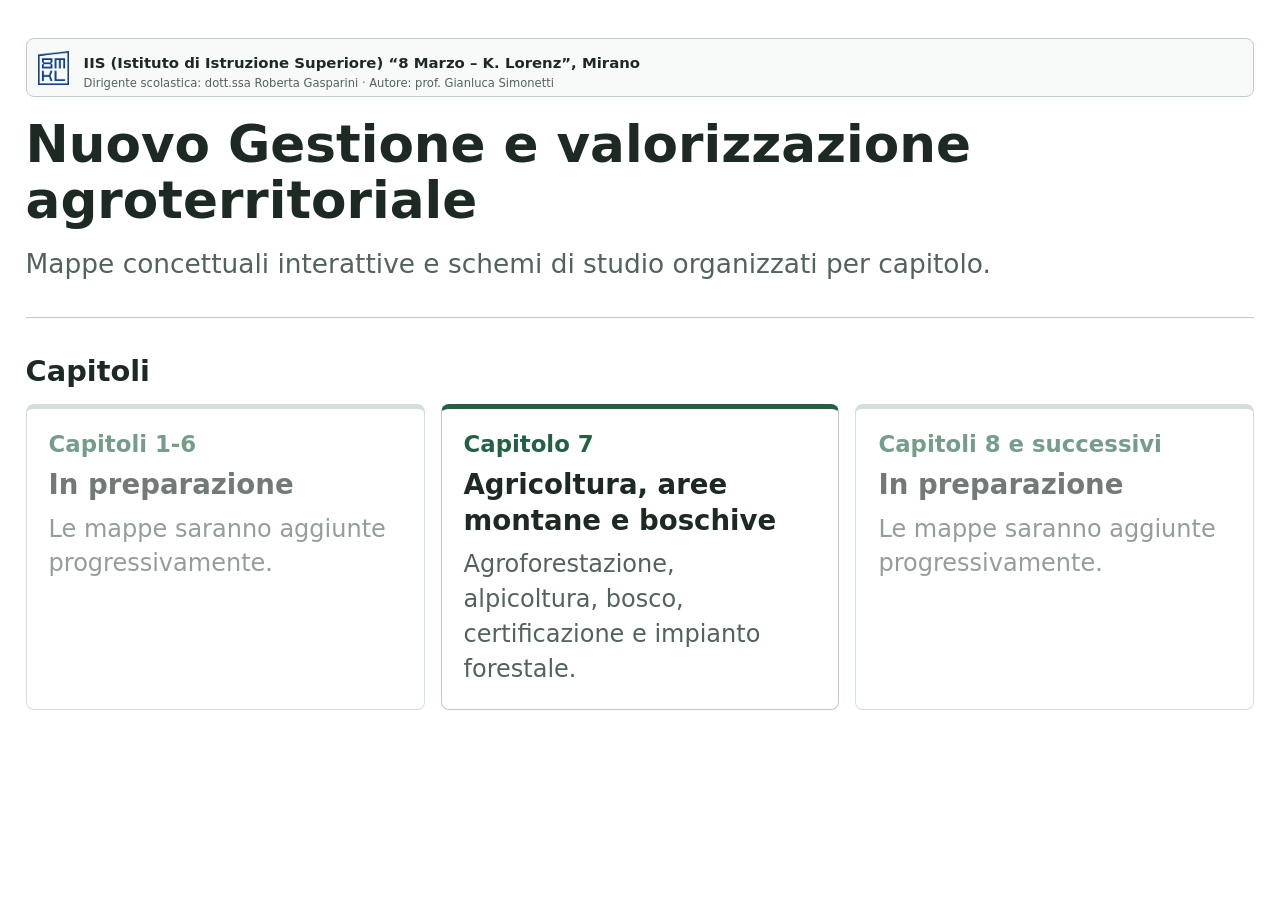
<file: index.html>
<!doctype html>
<html lang="it">
<head>
  <meta charset="utf-8">
  <meta name="viewport" content="width=device-width, initial-scale=1">
  <title>Nuovo Gestione e valorizzazione agroterritoriale</title>
  <style>
    :root{color-scheme:light;--bg:#ffffff;--surface:#ffffff;--text:#1d2923;--muted:#52635c;--line:#bccdc3;--accent:#246044;font-family:Inter,system-ui,-apple-system,BlinkMacSystemFont,"Segoe UI",sans-serif;font-size:24px}*{box-sizing:border-box}body{margin:0;background:var(--bg);color:var(--text)}main{width:calc(100% - clamp(32px,4vw,96px));margin:auto;padding:38px 0 72px}header{padding:0 0 32px;border-bottom:1px solid var(--line)}h1{max-width:1200px;margin:0;font-size:clamp(2.15rem,4vw,3.4rem);line-height:1.08;letter-spacing:0}header p{max-width:1100px;margin:15px 0 0;color:var(--muted);font-size:1.1rem;line-height:1.55}h2{margin:36px 0 16px;font-size:1.2rem;letter-spacing:0}nav{display:grid;grid-template-columns:repeat(3,minmax(0,1fr));gap:16px}.chapter{display:block;min-height:164px;padding:22px;background:var(--surface);border:1px solid var(--line);border-top:5px solid var(--accent);border-radius:8px;color:inherit;text-decoration:none}.chapter:hover{background:#f0f7f2}.chapter:focus-visible{outline:3px solid var(--accent);outline-offset:3px}.chapter--pending{border-top-color:var(--line);opacity:.62;cursor:default}.number{display:block;color:var(--accent);font-size:.95rem;font-weight:800;font-variant-numeric:tabular-nums}.title{display:block;margin-top:10px;font-size:1.15rem;font-weight:760;line-height:1.3}.detail{display:block;margin-top:9px;color:var(--muted);font-size:1rem;line-height:1.45}@media(max-width:1100px){:root{font-size:19px}main{width:calc(100% - 32px);padding-top:28px}nav{grid-template-columns:repeat(2,minmax(0,1fr))}}@media(max-width:700px){:root{font-size:18px}main{width:calc(100% - 24px)}nav{grid-template-columns:1fr}}
  </style>
  <style>.institutional{display:grid;grid-template-columns:38px minmax(0,1fr);align-items:center;gap:9px;margin-bottom:20px;padding:6px 10px;border:1px solid var(--line);border-radius:8px;background:#f7faf8;color:var(--muted);line-height:1.25}.institutional img{width:34px;height:34px;object-fit:contain}.institutional b{color:var(--text);font-size:.62rem}.institutional small{display:block;margin-top:1px;font-size:.48rem}@media(max-width:700px){.institutional{grid-template-columns:34px 1fr}.institutional img{width:30px;height:30px}}</style>
</head>
<body>
  <main>
    <div class="institutional"><img src="assets/logo_scuola_8mkl.png" alt="Logo dell'Istituto 8 Marzo – K. Lorenz"><span><b>IIS (Istituto di Istruzione Superiore) “8 Marzo – K. Lorenz”, Mirano</b><small>Dirigente scolastica: dott.ssa Roberta Gasparini · Autore: prof. Gianluca Simonetti</small></span></div>
    <header>
      <h1>Nuovo Gestione e valorizzazione agroterritoriale</h1>
      <p>Mappe concettuali interattive e schemi di studio organizzati per capitolo.</p>
    </header>
    <section aria-labelledby="capitoli">
      <h2 id="capitoli">Capitoli</h2>
      <nav aria-label="Indice dei capitoli">
        <span class="chapter chapter--pending"><span class="number">Capitoli 1-6</span><span class="title">In preparazione</span><span class="detail">Le mappe saranno aggiunte progressivamente.</span></span>
        <a class="chapter" href="capitolo-07/indice_capitolo_07.html"><span class="number">Capitolo 7</span><span class="title">Agricoltura, aree montane e boschive</span><span class="detail">Agroforestazione, alpicoltura, bosco, certificazione e impianto forestale.</span></a>
        <span class="chapter chapter--pending"><span class="number">Capitoli 8 e successivi</span><span class="title">In preparazione</span><span class="detail">Le mappe saranno aggiunte progressivamente.</span></span>
      </nav>
    </section>
  </main>
<script src="lettura_testo.js?v=20261015a"></script>
</body>
</html>
</file>
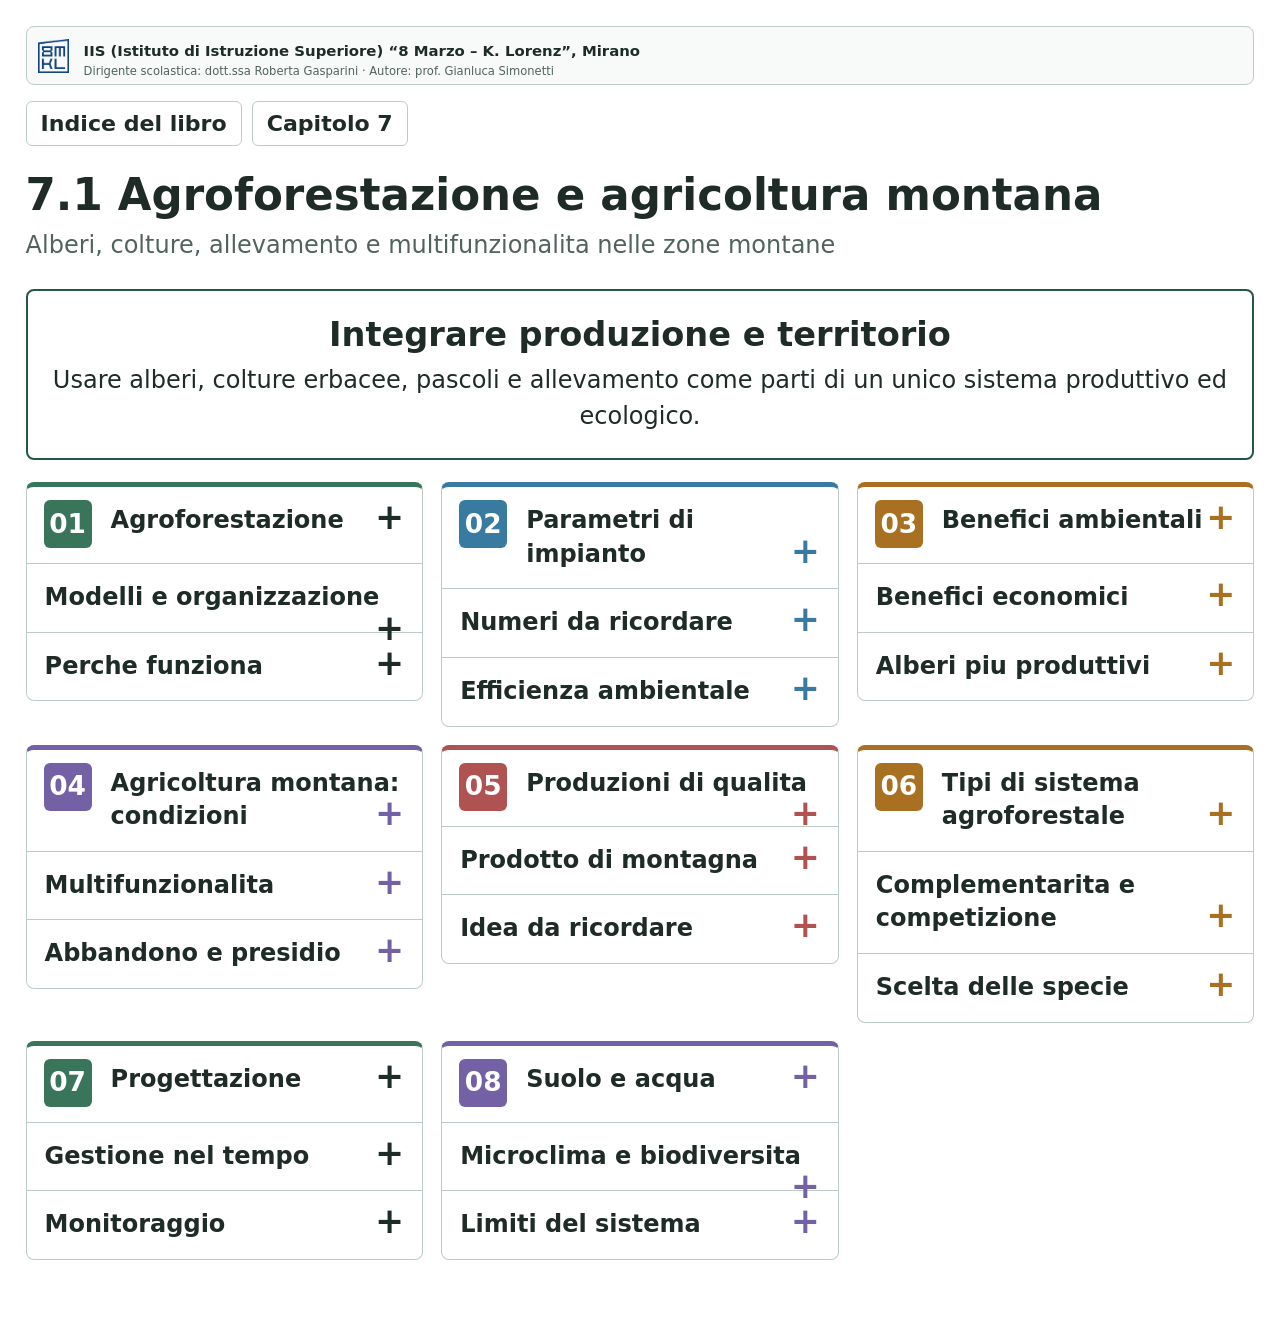
<file: capitolo-07/07_01_agroforestazione_e_agricoltura_montana.html>
<!doctype html>
<html lang="it">
<head>
<meta charset="utf-8">
<meta name="viewport" content="width=device-width,initial-scale=1">
<title>7.1 Agroforestazione e agricoltura montana</title>
<link rel="stylesheet" href="stile_mappe_capitolo_7.css">
<style>.institutional{display:grid;grid-template-columns:38px minmax(0,1fr);align-items:center;gap:9px;margin-bottom:16px;padding:6px 10px;border:1px solid var(--line);border-radius:8px;background:#f7faf8;color:var(--muted);line-height:1.25}.institutional img{width:34px;height:34px;object-fit:contain}.institutional b{color:var(--text);font-size:.62rem}.institutional small{display:block;margin-top:1px;font-size:.48rem}</style>
</head>
<body>
<main>
<div class="institutional"><img src="../assets/logo_scuola_8mkl.png" alt="Logo dell'Istituto 8 Marzo – K. Lorenz"><span><b>IIS (Istituto di Istruzione Superiore) “8 Marzo – K. Lorenz”, Mirano</b><small>Dirigente scolastica: dott.ssa Roberta Gasparini · Autore: prof. Gianluca Simonetti</small></span></div>
<nav class="site-nav" aria-label="Navigazione">
<a href="../index.html">Indice del libro</a>
<a href="indice_capitolo_07.html">Capitolo 7</a>
</nav>
<header>
<h1>7.1 Agroforestazione e agricoltura montana</h1>
<p>Alberi, colture, allevamento e multifunzionalita nelle zone montane</p>
</header>
<section class="root">
<strong>Integrare produzione e territorio</strong>
<span>Usare alberi, colture erbacee, pascoli e allevamento come parti di un unico sistema produttivo ed ecologico.</span>
</section>
<section class="grid">
<article class="branch">
<details>
<summary>Agroforestazione</summary>
<p>Tecnica che associa o mantiene alberi, cespugli e siepi con colture erbacee, pascoli o allevamento. Diversifica la produzione e utilizza le risorse naturali in modo piu sostenibile.</p>
</details>
<details>
<summary>Modelli e organizzazione</summary>
<ul>
<li>
<strong>Spaziale:</strong> alberi e colture crescono nello stesso campo, spesso in filari.</li>
<li>
<strong>Temporale:</strong> gli alberi trovano posto in un terreno lasciato a riposo dopo una coltura produttiva.</li>
<li>
<strong>Impianto:</strong> basse densita, file distanziate e orientate per non ostacolare le lavorazioni e favorire la luce.</li>
</ul>
</details>
<details>
<summary>Perche funziona</summary>
<p>Le chiome catturano luce e CO₂ (diossido di carbonio), le radici migliorano struttura e porosita del suolo, la lettiera aumenta la sostanza organica. Filari e siepi offrono inoltre rifugio a fauna utile e sostengono la lotta biologica.</p>
</details>
</article>
<article class="branch">
<details>
<summary>Parametri di impianto</summary>
<ul>
<li>
<strong>Densita indicativa:</strong> 30-100 alberi per ettaro.</li>
<li>
<strong>Distanza fra le file:</strong> in genere 20-50 m; deve consentire il passaggio delle macchine e dipende dall'altezza finale degli alberi.</li>
<li>
<strong>Orientamento:</strong> filari preferibilmente Nord-Sud, per distribuire meglio la luce.</li>
<li>
<strong>Gestione:</strong> cure e potature regolari nei primi 15 anni, poi diradamenti e tagli di contenimento.</li>
</ul>
</details>
<details>
<summary>Numeri da ricordare</summary>
<ul>
<li>La ricerca citata nel testo indica dal <strong>15% al 60% di biomassa in piu per ettaro</strong> rispetto a colture agricole e forestali tenute separate.</li>
<li>
<strong>100 ha</strong> di sistema agroforestale possono equivalere a circa <strong>115-160 ha</strong> di colture pure separate.</li>
<li>In un altro confronto, <strong>100 ha</strong> agroforestali producono legname e cereali quanto una rotazione che richiederebbe circa <strong>140 ha</strong>.</li>
</ul>
</details>
<details>
<summary>Efficienza ambientale</summary>
<p>In terreni profondi e drenati, soggetti a lisciviazione, un impianto con circa 50 alberi/ha e chiome che coprono il 30% del suolo puo attenuare in modo importante la perdita di nutrienti verso gli strati profondi.</p>
</details>
</article>
<article class="branch">
<details>
<summary>Benefici ambientali</summary>
<ul>
<li>Riduce erosione, lisciviazione e perdita di fertilita.</li>
<li>Mitiga siccita e calore con ombra ed evapotraspirazione.</li>
<li>Aumenta biodiversita e accumulo di carbonio.</li>
<li>Riduce la dipendenza da apporti energetici e chimici esterni.</li>
</ul>
</details>
<details>
<summary>Benefici economici</summary>
<p>Produce colture agricole e legno nello stesso sistema; con una corretta progettazione puo aumentare la produttivita complessiva rispetto alla separazione rigida fra colture agricole e forestali.</p>
</details>
<details>
<summary>Alberi piu produttivi</summary>
<p>Con spazio regolare e chioma piu esposta alla luce, gli alberi possono crescere piu rapidamente e fornire legname di qualita. Il vantaggio dipende comunque da specie, suolo, sesto e cure colturali.</p>
</details>
</article>
<article class="branch">
<details>
<summary>Agricoltura montana: condizioni</summary>
<p>Le quote elevate accorciano la stagione vegetativa; i pendii ostacolano la meccanizzazione; accessibilita e distanza dai mercati fanno aumentare costi e tempi di lavoro.</p>
</details>
<details>
<summary>Multifunzionalita</summary>
<p>Oltre al cibo, l'agricoltura montana cura paesaggio e acque, protegge biodiversita e suolo, sostiene turismo rurale, tradizioni e servizi ricreativi, didattici e sociali.</p>
</details>
<details>
<summary>Abbandono e presidio</summary>
<p>Se diminuiscono aziende e popolazione residente, si riduce la manutenzione di prati, pascoli e versanti. Le attivita agro-silvo-pastorali sono quindi anche un presidio contro fragilita territoriale e dissesto.</p>
</details>
</article>
<article class="branch">
<details>
<summary>Produzioni di qualita</summary>
<p>Le condizioni locali favoriscono formaggi e latte di montagna, foraggi, ortaggi, piante officinali e aromatiche, frutticoltura e viticoltura. La qualita dipende dall'adattamento di specie, varieta e tecniche al contesto.</p>
</details>
<details>
<summary>Prodotto di montagna</summary>
<p>Il marchio europeo valorizza materie prime e trasformazioni legate alle aree montane. Non e solo marketing: collega qualita alimentare, paesaggio, biodiversita e permanenza delle persone nei territori rurali.</p>
</details>
<details>
<summary>Idea da ricordare</summary>
<p>La montagna non va valutata soltanto per la resa immediata: il suo valore nasce dall'unione tra produzione, tutela dell'ambiente e vita delle comunita.</p>
</details>
</article>
<article class="branch">
<details>
<summary>Tipi di sistema agroforestale</summary>
<p>Nel sistema silvoarabile gli alberi sono associati alle colture; in quello silvopastorale convivono con pascolo e animali. Siepi e fasce boscate completano il sistema proteggendo campi e collegando habitat.</p>
</details>
<details>
<summary>Complementarita e competizione</summary>
<p>Radici a profondita diverse e cicli sfalsati possono usare meglio acqua, luce e nutrienti. Se densita e specie sono sbagliate, pero, alberi e colture competono: progettazione e potatura mantengono l'equilibrio.</p>
</details>
<details>
<summary>Scelta delle specie</summary>
<p>Le specie devono essere adatte a clima e suolo, avere prodotti utili e una crescita compatibile con le colture. Contano forma della chioma, profondita delle radici e risposta alle potature.</p>
</details>
</article>
<article class="branch">
<details>
<summary>Progettazione</summary>
<p>Si parte da suolo, acqua, pendenza, venti, macchine disponibili e sbocchi di mercato. Da questi dati derivano orientamento, distanze, densita e larghezza delle fasce coltivate.</p>
</details>
<details>
<summary>Gestione nel tempo</summary>
<p>Nei primi anni prevalgono protezione e potatura di formazione; poi si controllano ombra e competizione. Diradamenti e raccolte devono conservare efficienza e stabilita dell'intero sistema.</p>
</details>
<details>
<summary>Monitoraggio</summary>
<p>Crescita degli alberi, resa delle colture, umidita del suolo, erosione e costi mostrano se l'impianto funziona. Le osservazioni servono a correggere potature, densita e rotazioni.</p>
</details>
</article>
<article class="branch">
<details>
<summary>Suolo e acqua</summary>
<p>Radici, lettiera e copertura permanente migliorano infiltrazione e struttura. Le radici profonde possono recuperare nutrienti scesi oltre lo strato esplorato dalle colture.</p>
</details>
<details>
<summary>Microclima e biodiversita</summary>
<p>Alberi e siepi riducono vento e temperature estreme e offrono rifugio a impollinatori e antagonisti naturali. Un'ombra eccessiva, invece, può ridurre la produzione agricola.</p>
</details>
<details>
<summary>Limiti del sistema</summary>
<p>Investimento iniziale, ritorni lenti e maggiore complessita gestionale sono i principali ostacoli. Un sesto mal progettato può rendere difficili le lavorazioni e aumentare la competizione.</p>
</details>
</article>
</section>
</main>
<script src="../lettura_testo.js?v=20261015a"></script>
</body>
</html>
</file>
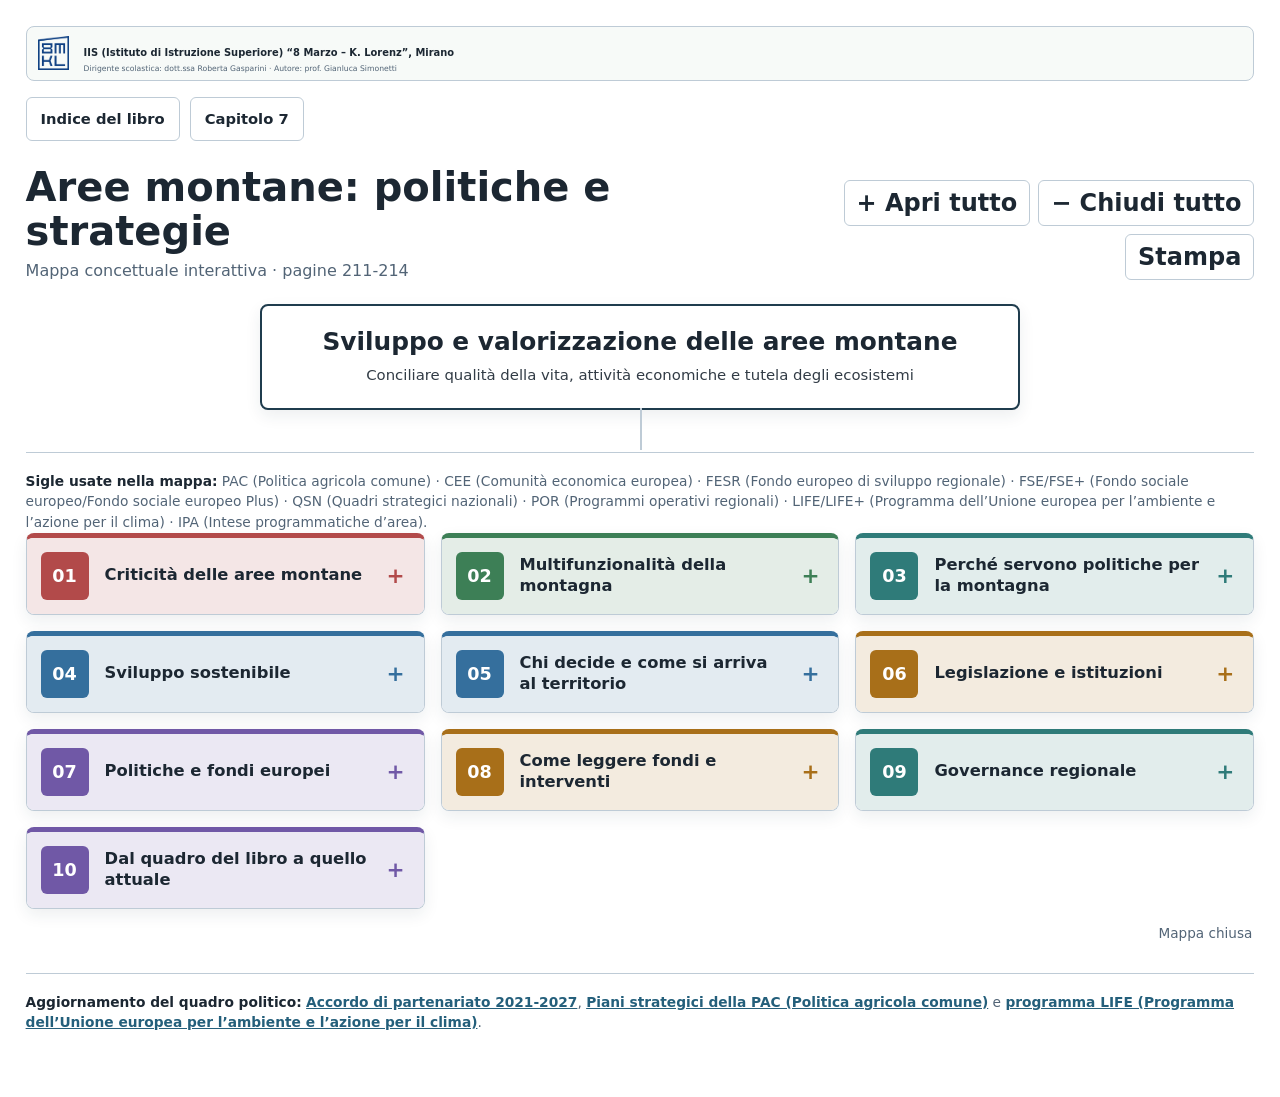
<file: capitolo-07/07_02_01_aree_montane_legislazione_e_pratiche_agricole.html>
<!doctype html>
<html lang="it">
<head>
  <meta charset="utf-8">
  <meta name="viewport" content="width=device-width, initial-scale=1">
  <title>Mappa interattiva - Aree montane, pagine 211-214</title>
  <style>
    :root {
      color-scheme: light;
      --bg: #ffffff;
      --surface: #ffffff;
      --surface-soft: #ffffff;
      --text: #1c2732;
      --muted: #526476;
      --line: #becbd6;
      --root: #ffffff;
      --root-text: #1c2732;
      --shadow: 0 6px 16px rgba(29, 46, 61, .08);
      --radius: 8px;
      font-family: Inter, ui-sans-serif, system-ui, -apple-system, BlinkMacSystemFont, "Segoe UI", sans-serif;
    }

    * { box-sizing: border-box; }

    body {
      margin: 0;
      background: var(--bg);
      color: var(--text);
      letter-spacing: 0;
    }

    button { font: inherit; }

    .page {
      width: calc(100% - clamp(32px, 4vw, 96px));
      margin: 0 auto;
      padding: 26px 0 64px;
      font-size: 24px;
    }

    .site-nav { display: flex; flex-wrap: wrap; gap: 10px; margin-bottom: 24px; }
    .site-nav a { display: inline-flex; align-items: center; min-height: 44px; padding: 9px 14px; border: 1px solid var(--line); border-radius: 6px; background: var(--surface); color: var(--text); font-size: .92rem; font-weight: 650; text-decoration: none; }
    .site-nav a:hover { background: var(--surface-soft); }

    .topbar {
      display: flex;
      align-items: flex-end;
      justify-content: space-between;
      gap: 20px;
      margin-bottom: 24px;
    }

    .heading h1 {
      margin: 0;
      font-size: clamp(1.7rem, 3.4vw, 2.5rem);
      line-height: 1.12;
      font-weight: 700;
    }

    .heading p {
      margin: 7px 0 0;
      color: var(--muted);
      font-size: 1rem;
    }

    .toolbar {
      display: flex;
      flex-wrap: wrap;
      justify-content: flex-end;
      gap: 8px;
    }

    .toolbar button {
      min-height: 40px;
      border: 1px solid var(--line);
      border-radius: 6px;
      padding: 8px 12px;
      background: var(--surface);
      color: var(--text);
      font-weight: 650;
      cursor: pointer;
    }

    .toolbar button:hover { background: var(--surface-soft); }
    .toolbar button:focus-visible { outline: 3px solid #7aa7c2; outline-offset: 2px; }

    .root-node {
      position: relative;
      max-width: 760px;
      margin: 0 auto 42px;
      padding: 21px 26px;
      border-radius: var(--radius);
      background: var(--root);
      color: var(--root-text);
      text-align: center;
      border: 2px solid #1f3c4d;
      box-shadow: var(--shadow);
    }

    .root-node strong {
      display: block;
      font-size: clamp(1.15rem, 2.5vw, 1.55rem);
      line-height: 1.25;
    }

    .root-node span {
      display: block;
      margin-top: 7px;
      font-size: .93rem;
      line-height: 1.45;
      opacity: .9;
    }

    .root-node::after {
      content: "";
      position: absolute;
      left: 50%;
      bottom: -42px;
      width: 2px;
      height: 42px;
      background: var(--line);
    }

    .map-grid {
      display: grid;
      grid-template-columns: repeat(3, minmax(0, 1fr));
      gap: 16px;
      align-items: start;
    }

    .branch {
      --branch: #4b7792;
      --branch-soft: color-mix(in srgb, var(--branch) 14%, var(--surface));
      position: relative;
      border: 1px solid var(--line);
      border-top: 5px solid var(--branch);
      border-radius: var(--radius);
      background: var(--surface);
      box-shadow: var(--shadow);
      overflow: hidden;
    }

    .branch[data-tone="red"] { --branch: #b24a4a; }
    .branch[data-tone="green"] { --branch: #3d7f56; }
    .branch[data-tone="blue"] { --branch: #356f9d; }
    .branch[data-tone="amber"] { --branch: #a86f19; }
    .branch[data-tone="violet"] { --branch: #7058a6; }
    .branch[data-tone="teal"] { --branch: #2f7b79; }

    .branch-toggle,
    .concept-toggle {
      width: 100%;
      border: 0;
      color: var(--text);
      cursor: pointer;
      text-align: left;
    }

    .branch-toggle {
      display: grid;
      grid-template-columns: 54px minmax(0, 1fr) 28px;
      align-items: center;
      gap: 10px;
      min-height: 76px;
      padding: 12px 14px;
      background: var(--branch-soft);
    }

    .branch-toggle:hover,
    .concept-toggle:hover { filter: brightness(.98); }

    .branch-toggle:focus-visible,
    .concept-toggle:focus-visible {
      outline: 3px solid var(--branch);
      outline-offset: -3px;
    }

    .number {
      display: grid;
      place-items: center;
      width: 48px;
      height: 48px;
      border-radius: 6px;
      background: var(--branch);
      color: #fff;
      font-weight: 800;
      font-variant-numeric: tabular-nums;
      font-size: 1.1rem;
    }

    .branch-title {
      min-width: 0;
      font-size: 1.02rem;
      font-weight: 750;
      line-height: 1.25;
    }

    .symbol {
      display: grid;
      place-items: center;
      width: 28px;
      height: 28px;
      color: var(--branch);
      font-size: 1.35rem;
      font-weight: 700;
      line-height: 1;
    }

    [aria-expanded="true"] .symbol { transform: rotate(45deg); }

    .branch-content {
      padding: 14px 16px 18px 25px;
    }

    .branch-content[hidden],
    .node-children[hidden] { display: none; }

    .tree-node {
      position: relative;
      margin: 0 0 10px 17px;
    }

    .tree-node:last-child { margin-bottom: 0; }

    .tree-node::before {
      content: "";
      position: absolute;
      left: -17px;
      top: 20px;
      width: 14px;
      height: 2px;
      background: color-mix(in srgb, var(--branch) 55%, var(--line));
    }

    .tree-node::after {
      content: "";
      position: absolute;
      left: -17px;
      top: -11px;
      bottom: -12px;
      width: 2px;
      background: color-mix(in srgb, var(--branch) 55%, var(--line));
    }

    .tree-node:last-child::after { bottom: calc(100% - 21px); }

    .concept-toggle {
      display: grid;
      grid-template-columns: minmax(0, 1fr) 26px;
      align-items: center;
      gap: 8px;
      min-height: 42px;
      padding: 8px 10px 8px 12px;
      border-radius: 6px;
      background: var(--surface-soft);
      font-weight: 700;
      line-height: 1.3;
    }

    .concept-toggle .symbol {
      width: 24px;
      height: 24px;
      font-size: 1.1rem;
    }

    .leaf {
      position: relative;
      min-height: 52px;
      padding: 10px 12px 10px 17px;
      border-left: 4px solid color-mix(in srgb, var(--branch) 70%, transparent);
      background: color-mix(in srgb, var(--branch) 7%, var(--surface));
      border-radius: 0 6px 6px 0;
      line-height: 1.35;
    }

    .leaf strong {
      display: block;
      font-size: 1.08rem;
      font-weight: 720;
    }

    .leaf span {
      display: block;
      margin-top: 5px;
      color: var(--muted);
      font-size: 1.02rem;
      line-height: 1.45;
    }

    .node-children {
      margin: 8px 0 0 13px;
      padding-left: 9px;
      border-left: 2px solid color-mix(in srgb, var(--branch) 30%, var(--line));
    }

    .status {
      min-height: 20px;
      margin: 16px 2px 0;
      color: var(--muted);
      font-size: .85rem;
      text-align: right;
    }

    .sources {
      margin-top: 28px;
      padding-top: 18px;
      border-top: 1px solid var(--line);
      color: var(--muted);
      font-size: .86rem;
      line-height: 1.5;
    }

    .sources strong { color: var(--text); }
    .sources a { color: #245f7b; font-weight: 650; }

     @media (max-width: 1100px) { .page { font-size: 20px; } .map-grid { grid-template-columns: repeat(2, minmax(0, 1fr)); } }

     @media (max-width: 760px) { .page { font-size: 18px; }
      .page { width: min(100% - 20px, 680px); padding-top: 20px; }
      .topbar { align-items: stretch; flex-direction: column; }
      .toolbar { justify-content: flex-start; }
      .toolbar button { flex: 1 1 auto; }
      .map-grid { grid-template-columns: 1fr; }
      .root-node { margin-bottom: 32px; }
      .root-node::after { height: 32px; bottom: -32px; }
    }

    @media (prefers-reduced-motion: no-preference) {
      .symbol { transition: transform 160ms ease; }
      .branch, .leaf, .concept-toggle { transition: background-color 160ms ease, border-color 160ms ease; }
    }

    @media print {
      :root { color-scheme: light; }
      body { background: #fff; }
      .page { width: 100%; padding: 0; }
      .toolbar, .status { display: none; }
      .branch { break-inside: avoid; box-shadow: none; }
      .map-grid { gap: 10px; }
    }
    @media print {
      :root { color-scheme: light; }
      * { box-shadow: none !important; }
      body, .page, .root-node, .branch, .leaf, .branch-toggle, .concept-toggle { background: #fff !important; color: #111 !important; }
      .branch, .root-node, .leaf, .branch-toggle, .concept-toggle { border-color: #777 !important; }
      .number { background: #fff !important; color: #111 !important; border: 1px solid #111; }
      .branch-content[hidden], .node-children[hidden] { display: block !important; }
      .toolbar, .site-nav, .status { display: none !important; }
    }
  </style>
  <style>.institutional{display:grid;grid-template-columns:38px minmax(0,1fr);align-items:center;gap:9px;margin-bottom:16px;padding:6px 10px;border:1px solid var(--line);border-radius:8px;background:#f7faf8;color:var(--muted);line-height:1.25}.institutional img{width:34px;height:34px;object-fit:contain}.institutional b{color:var(--text);font-size:.62rem}.institutional small{display:block;margin-top:1px;font-size:.48rem}</style>
</head>
<body>
  <main class="page">
    <div class="institutional"><img src="../assets/logo_scuola_8mkl.png" alt="Logo dell'Istituto 8 Marzo – K. Lorenz"><span><b>IIS (Istituto di Istruzione Superiore) “8 Marzo – K. Lorenz”, Mirano</b><small>Dirigente scolastica: dott.ssa Roberta Gasparini · Autore: prof. Gianluca Simonetti</small></span></div>
    <nav class="site-nav" aria-label="Navigazione"><a href="../index.html">Indice del libro</a><a href="indice_capitolo_07.html">Capitolo 7</a></nav>
    <header class="topbar">
      <div class="heading">
        <h1>Aree montane: politiche e strategie</h1>
        <p>Mappa concettuale interattiva · pagine 211-214</p>
      </div>
      <div class="toolbar" aria-label="Controlli della mappa">
        <button type="button" id="open-all">+ Apri tutto</button>
        <button type="button" id="close-all">− Chiudi tutto</button>
        <button type="button" id="print-map">Stampa</button>
      </div>
    </header>

    <section class="root-node" aria-label="Concetto centrale">
      <strong>Sviluppo e valorizzazione delle aree montane</strong>
      <span>Conciliare qualità della vita, attività economiche e tutela degli ecosistemi</span>
    </section>

    <aside class="sources" aria-label="Legenda completa delle sigle">
      <strong>Sigle usate nella mappa:</strong>
      PAC (Politica agricola comune) · CEE (Comunità economica europea) ·
      FESR (Fondo europeo di sviluppo regionale) · FSE/FSE+ (Fondo sociale europeo/Fondo sociale europeo Plus) ·
      QSN (Quadri strategici nazionali) · POR (Programmi operativi regionali) ·
      LIFE/LIFE+ (Programma dell’Unione europea per l’ambiente e l’azione per il clima) ·
      IPA (Intese programmatiche d’area).
    </aside>

    <section id="map" class="map-grid" aria-label="Mappa concettuale espandibile"></section>
    <div id="status" class="status" aria-live="polite"></div>
    <aside class="sources" aria-label="Riferimenti istituzionali per l'aggiornamento">
      <strong>Aggiornamento del quadro politico:</strong>
      <a href="https://www.politichecoesione.governo.it/it/politica-di-coesione/la-programmazione-2021-2027/strategie-2021-2027/accordo-di-partenariato-2021-2027/">Accordo di partenariato 2021-2027</a>,
      <a href="https://agriculture.ec.europa.eu/cap-my-country/cap-strategic-plans_en">Piani strategici della PAC (Politica agricola comune)</a> e
      <a href="https://cinea.ec.europa.eu/programmes/life_en">programma LIFE (Programma dell’Unione europea per l’ambiente e l’azione per il clima)</a>.
    </aside>
  </main>

  <script>
    const branches = [
      {
        id: "criticita",
        title: "Criticità delle aree montane",
        tone: "red",
        children: [
          {
            id: "marginalita",
            title: "Marginalità",
            children: [
              { title: "Economico-produttiva", note: "Le aziende affrontano costi più alti per trasporti, macchinari e servizi; inoltre i mercati sono spesso piccoli e lontani." },
              { title: "Isolamento commerciale", note: "Strade difficili, distanza dai centri abitati e collegamenti deboli rendono più oneroso vendere prodotti, acquistare materiali e raggiungere i servizi." },
              { title: "Sociale e culturale", note: "Quando scuole, sanità, attività culturali e occasioni di incontro diminuiscono, le comunità rischiano di spopolarsi e di perdere competenze locali." }
            ]
          },
          {
            id: "abbandono",
            title: "Abbandono della montagna",
            children: [
              { title: "Esodo dei giovani", note: "La ricerca di studio, lavoro e servizi in pianura riduce la popolazione residente e aumenta l'età media di chi resta." },
              { title: "Riduzione delle attività agroforestali", note: "Se si abbandonano campi, pascoli e boschi, manca la manutenzione ordinaria che limita degrado, incendi e instabilità del suolo." },
              { title: "Modelli poco sostenibili", note: "Interventi pensati senza rispettare i limiti del territorio possono consumare suolo, danneggiare paesaggio e risorse naturali." },
              { title: "Politiche poco efficaci", note: "Aiuti troppo generici o frammentati non risolvono i problemi se non tengono conto delle caratteristiche di ogni zona montana." }
            ]
          },
          { title: "Conseguenza territoriale", note: "L'abbandono riduce la cura di versanti, fossi, prati e boschi: aumentano quindi erosione, frane, alluvioni e perdita del paesaggio rurale." }
        ]
      },
      {
        id: "multifunzionalita",
        title: "Multifunzionalità della montagna",
        tone: "green",
        children: [
          { title: "Biodiversità", note: "La varietà di quote, esposizioni e ambienti crea molti habitat; conservarli significa proteggere specie vegetali e animali diverse." },
          { title: "Tutela ambientale", note: "Boschi, prati e pascoli stabilizzano i versanti, trattengono il suolo e regolano il deflusso dell'acqua, riducendo il rischio idrogeologico." },
          { title: "Prodotti tipici", note: "Formaggi di malga, carni, miele e altri prodotti legati al luogo rafforzano l'identità locale e possono creare valore economico." },
          { title: "Riserve idriche", note: "Le montagne raccolgono e rilasciano acqua verso valle; la loro gestione influenza disponibilità idrica, irrigazione e qualità delle acque." },
          { title: "Risorse forestali", note: "I boschi forniscono legname e biomassa, ma offrono anche protezione del suolo, assorbimento di carbonio e spazi ricreativi." },
          { title: "Tradizioni e cultura", note: "Tecniche agricole, feste, architetture rurali e saperi locali sono un patrimonio che rende riconoscibili le comunità montane." }
        ]
      },
      {
        id: "perche-politiche",
        title: "Perché servono politiche per la montagna",
        tone: "teal",
        children: [
          { title: "Svantaggi strutturali", note: "Pendenza, clima, distanze e frammentazione dei terreni fanno aumentare i costi e riducono spesso le rese. Il mercato, da solo, non riconosce queste condizioni e può rendere non conveniente continuare a coltivare o allevare." },
          { title: "Servizi utili anche alla valle", note: "Chi mantiene pascoli, boschi, terrazzamenti e reticolo idrico produce benefici collettivi: limita dissesto e incendi, conserva acqua, paesaggio e biodiversità. Una politica pubblica può remunerare almeno in parte questi servizi ecosistemici." },
          { title: "Diritto ai servizi essenziali", note: "Scuola, sanità, trasporti e connessione digitale devono restare accessibili anche dove la popolazione è dispersa. Senza servizi adeguati, gli incentivi economici alle imprese non bastano a fermare lo spopolamento." },
          { title: "Correggere gli squilibri territoriali", note: "L'obiettivo non è rendere la montagna uguale alla pianura, ma garantire condizioni dignitose di vita e lavoro valorizzandone le caratteristiche specifiche. Per questo gli interventi devono essere territoriali e non soltanto settoriali." }
        ]
      },
      {
        id: "sviluppo",
        title: "Sviluppo sostenibile",
        tone: "blue",
        children: [
          {
            id: "obiettivi",
            title: "Obiettivi principali",
            children: [
              { title: "Qualità della vita", note: "Servono servizi essenziali, lavoro, collegamenti e occasioni per i giovani: solo così vivere in montagna resta una scelta possibile." },
              { title: "Funzione ecologica", note: "Lo sviluppo deve rispettare la capacità degli ecosistemi di rigenerarsi, evitando attività che danneggiano acqua, suolo, boschi e biodiversità." }
            ]
          },
          {
            id: "attivita",
            title: "Attività fondamentali",
            children: [
              { title: "Agricoltura", note: "Coltivazioni adatte a clima e pendenza producono reddito e mantengono aperto il paesaggio, senza forzare l'ambiente." },
              { title: "Allevamento estensivo", note: "Gli animali utilizzano prati e pascoli: se il carico è equilibrato, limitano l'avanzata del bosco e valorizzano le foraggere locali." },
              { title: "Attività forestale", note: "Tagli e cure pianificati mantengono il bosco stabile e produttivo, fornendo legno senza compromettere la funzione protettiva." }
            ]
          },
          { title: "Doppio risultato", note: "Le attività montane devono dare reddito a chi vive sul posto e, nello stesso tempo, offrire un beneficio collettivo: paesaggio curato, meno rischi e risorse conservate." }
        ]
      },
      {
        id: "livelli-decisione",
        title: "Chi decide e come si arriva al territorio",
        tone: "blue",
        children: [
          { title: "Unione Europea", note: "Definisce obiettivi comuni, regole e fondi: coesione, agricoltura, ambiente, lavoro e transizione climatica. Non decide però ogni singolo intervento locale nello stesso modo." },
          { title: "Stato", note: "Con leggi, strategie nazionali e accordi di programmazione traduce il quadro europeo e coordina le priorità del Paese. Stabilisce inoltre norme generali e ripartisce molte risorse tra programmi." },
          { title: "Regioni e Province autonome", note: "Predispongono programmi, misure e bandi adattati ai territori; selezionano numerosi progetti e ne controllano l'attuazione. Per studenti e imprese, il finanziamento europeo appare spesso come un bando regionale proprio per questo passaggio." },
          { title: "Comuni, unioni e partenariati locali", note: "Individuano bisogni concreti, costruiscono progetti e gestiscono servizi o interventi. Imprese, associazioni e cittadini possono partecipare alla progettazione e contribuire al controllo dei risultati." },
          { title: "La catena operativa", note: "Un obiettivo politico diventa programma, poi misura o bando, progetto finanziato, realizzazione e infine monitoraggio. Se un anello è debole, anche una buona quantità di fondi può produrre risultati modesti." }
        ]
      },
      {
        id: "legislazione",
        title: "Legislazione e istituzioni",
        tone: "amber",
        children: [
          { title: "Costituzione, articolo 44", note: "La salvaguardia e la valorizzazione delle zone montane sono considerate di interesse nazionale: non riguardano solo chi vive in montagna." },
          { title: "Unione Europea", note: "La direttiva 75/268/CEE (Comunità economica europea) individua le aree montane e svantaggiate, riconoscendo che l'agricoltura qui opera con maggiori difficoltà." },
          { title: "Stato italiano", note: "La Legge n. 97/1994 organizza interventi specifici per la montagna e riconosce il ruolo delle comunità che vi risiedono." },
          { title: "Regioni ed enti locali", note: "Le decisioni diventano concrete tramite leggi, piani e progetti regionali e locali, adattati alle esigenze di ogni territorio." },
          { title: "Responsabilità condivisa", note: "Per funzionare, le politiche devono coordinare Unione Europea, Stato, Regioni, Province autonome, Comuni e soggetti del territorio." }
        ]
      },
      {
        id: "ue",
        title: "Politiche e fondi europei",
        tone: "violet",
        children: [
          {
            id: "pac",
            title: "PAC (Politica agricola comune)",
            children: [
              { title: "Indennità compensative", note: "Sono aiuti agli agricoltori che lavorano in aree difficili: compensano in parte maggiori costi e minori rese rispetto alle zone più favorevoli." },
              { title: "Paesaggio", note: "La PAC condiziona quali colture e tecniche convengono agli agricoltori; può quindi favorire una gestione più attenta di suolo, acqua e paesaggio." }
            ]
          },
          {
            id: "coesione",
            title: "Politica di coesione",
            children: [
              { title: "Convergenza", note: "Finanzia la crescita delle regioni meno sviluppate per ridurre le differenze economiche e sociali tra territori europei." },
              { title: "Competitività e occupazione", note: "Sostiene innovazione, imprese, competenze e posti di lavoro, rendendo le economie locali più capaci di affrontare i cambiamenti." },
              { title: "Cooperazione territoriale", note: "Favorisce progetti comuni tra territori, anche oltre i confini nazionali, quando i problemi e le risorse sono condivisi." }
            ]
          },
          {
            id: "fondi",
            title: "Fondi strutturali",
            children: [
              { title: "FESR (Fondo europeo di sviluppo regionale)", note: "Finanzia infrastrutture e sviluppo locale, ma anche ricerca, innovazione, tutela dell'ambiente e prevenzione dei rischi naturali." },
              { title: "FSE (Fondo sociale europeo)", note: "Finanzia formazione e inclusione: aiuta lavoratori e imprese ad adattarsi, facilita l'accesso al lavoro e sostiene le persone più svantaggiate." },
              { title: "Gestione indiretta", note: "La Commissione fissa regole comuni; gli Stati le traducono nei QSN (Quadri strategici nazionali) e le Regioni nei POR (Programmi operativi regionali), poi selezionano e controllano i progetti finanziati." }
            ]
          },
          {
            id: "life",
            title: "Politica ambientale e LIFE+ (Programma dell’Unione europea per l’ambiente e l’azione per il clima)",
            children: [
              { title: "Natura e biodiversità", note: "Sostiene interventi per conservare habitat e specie e per definire misure concrete che evitino la perdita di biodiversità." },
              { title: "Politica ambientale e governance", note: "Finanzia innovazioni di processo su aria, acqua, suolo, risorse naturali e cambiamento climatico, utili anche come modello per altri territori." },
              { title: "Informazione e comunicazione", note: "Promuove la conoscenza delle norme ambientali e comportamenti preventivi, per esempio iniziative di sensibilizzazione contro gli incendi." },
              { title: "Gestione diretta", note: "A differenza dei fondi strutturali, LIFE+ è gestito dalla Commissione europea, che seleziona e controlla direttamente i progetti." }
            ]
          }
        ]
      },
      {
        id: "leggere-fondi",
        title: "Come leggere fondi e interventi",
        tone: "amber",
        children: [
          { title: "PAC e sviluppo rurale", note: "Sostengono aziende agricole, gestione del territorio e sviluppo delle aree rurali. In montagna possono compensare svantaggi naturali, finanziare investimenti, pratiche agroambientali, giovani agricoltori e cooperazione locale." },
          { title: "FESR", note: "Interviene soprattutto su infrastrutture, innovazione, imprese, energia, ambiente e accessibilità. Può aiutare una zona montana se l'investimento migliora servizi e competitività senza consumare le risorse territoriali." },
          { title: "FSE+ (Fondo sociale europeo Plus)", note: "Finanzia persone e competenze: formazione, occupazione, inclusione e rafforzamento dei servizi. È complementare agli investimenti materiali, perché una struttura nuova serve poco se mancano lavoratori preparati e comunità in grado di usarla." },
          { title: "LIFE e programmi ambientali", note: "Sostengono progetti dimostrativi e innovativi su natura, biodiversità, clima ed economia circolare. Sono adatti quando un territorio vuole sperimentare soluzioni trasferibili anche altrove." },
          { title: "Non basta il nome del fondo", note: "Per capire una misura occorre leggere destinatari, spese ammissibili, percentuale di contributo, cofinanziamento, scadenze, indicatori e obblighi di controllo. Un fondo indica la finalità generale; il bando stabilisce chi può davvero partecipare e come." }
        ]
      },
      {
        id: "regioni",
        title: "Governance regionale",
        tone: "teal",
        children: [
          {
            id: "principi-regioni",
            title: "Principi comuni",
            children: [
              { title: "Approccio integrato", note: "Un problema montano raramente dipende da un solo settore: politiche su ambiente, agricoltura, trasporti, sanità, imprese e turismo devono lavorare insieme." },
              { title: "Montagna come opportunità", note: "Le caratteristiche locali, come paesaggio, prodotti, foreste, acqua e cultura, diventano risorse su cui costruire sviluppo e occupazione." },
              { title: "Sistema montagna", note: "Non esiste una sola montagna: ogni area ha quote, economie, popolazione e difficoltà diverse, quindi richiede soluzioni mirate." }
            ]
          },
          {
            id: "esempi-regioni",
            title: "Esempi regionali",
            children: [
              { title: "Piemonte", note: "Ha adottato un Testo Unico sulla montagna e una banca dati per analizzare territori montani e collinari, poi aggiornata con norme di tutela e sviluppo." },
              { title: "Lombardia", note: "Il Piano d'Azione per la Montagna collega qualità della vita, sviluppo economico, innovazione e accessibilità a interventi su ambiente, turismo e imprese." },
              { title: "Veneto", note: "Con il Progetto montagna e le Intese Programmatiche d'Area mette insieme enti locali, soggetti economici e sociali per decidere priorità di sviluppo." },
              { title: "Provincia di Trento", note: "Ha creato un fondo provinciale per sostenere nel tempo le politiche montane, con attenzione a risorse ambientali, sviluppo sociale e identità culturale." },
              { title: "Emilia-Romagna", note: "Il Programma Regionale per la Montagna usa intese provinciali e accordi-quadro per scegliere interventi coerenti con i bisogni di ogni area." },
              { title: "Toscana", note: "La Carta delle montagne toscane punta su servizi, sostenibilità, risorse locali, protezione degli ecosistemi e capacità progettuale delle comunità montane." },
              { title: "Calabria", note: "La normativa sul patrimonio forestale riorganizza competenze e mira a tutela del territorio, attività produttive, sicurezza e migliori condizioni di vita." }
            ]
          }
        ]
      },
      {
        id: "quadro-attuale",
        title: "Dal quadro del libro a quello attuale",
        tone: "violet",
        children: [
          { title: "Termini storici del manuale", note: "Sigle come QSN, POR, FSE e LIFE+ descrivono cicli di programmazione precedenti. Restano utili per comprendere il meccanismo, ma non sempre corrispondono ai nomi usati nei bandi attuali." },
          { title: "Programmazione 2021-2027", note: "Oggi la politica di coesione italiana fa riferimento all'Accordo di partenariato e a Programmi nazionali e regionali; il fondo sociale è indicato come FSE+. Cambiano sigle e periodi, mentre resta la logica di obiettivi, programmi, bandi e controlli." },
          { title: "PAC 2023-2027", note: "Gli interventi agricoli e di sviluppo rurale sono coordinati nel Piano strategico nazionale della PAC, con attuazione anche regionale. Per le aree montane contano in particolare sostegno al reddito, investimenti, ambiente e compensazioni per vincoli naturali." },
          { title: "Strategie per le aree interne", note: "Le politiche territoriali cercano di collegare servizi essenziali e sviluppo locale: istruzione, salute, mobilità, imprese, ambiente e comunità devono avanzare insieme. È una risposta al fatto che lo spopolamento non dipende da una sola causa." },
          { title: "Regola di studio", note: "Quando si incontra una sigla, bisogna chiedersi sempre: a quale periodo appartiene, chi gestisce il programma, chi può ricevere il sostegno e quale problema pubblico dovrebbe risolvere." }
        ]
      }
    ];

    const elaborations = {
      "Economico-produttiva": "In pratica, produrre e vendere la stessa merce costa di più rispetto alla pianura, perciò molte imprese faticano a restare competitive.",
      "Isolamento commerciale": "Il problema non riguarda solo le merci: rende più difficile anche raggiungere scuole, ospedali, uffici e occasioni di lavoro.",
      "Sociale e culturale": "Se le persone si allontanano, si indeboliscono anche reti di aiuto, associazioni e saperi tramandati tra generazioni.",
      "Esodo dei giovani": "Questo crea un circolo negativo: meno giovani significa meno famiglie, meno servizi e minori motivi per restare o tornare.",
      "Riduzione delle attività agroforestali": "La cura agricola e forestale non è soltanto produzione: è anche manutenzione preventiva del paesaggio e del territorio.",
      "Modelli poco sostenibili": "Per esempio, un turismo non regolato o costruzioni fuori scala possono danneggiare proprio le risorse che rendono attrattiva la montagna.",
      "Politiche poco efficaci": "Occorrono quindi interventi continuativi e coordinati, non aiuti occasionali scollegati dai bisogni reali del luogo.",
      "Conseguenza territoriale": "La tutela della montagna interessa anche le aree di valle, perché molti effetti del dissesto si propagano lungo i corsi d'acqua.",
      "Biodiversità": "Una maggiore biodiversità rende gli ecosistemi più equilibrati e più capaci di reagire a parassiti, eventi estremi e cambiamenti climatici.",
      "Tutela ambientale": "Per questo pratiche agricole e forestali corrette non sono un ostacolo allo sviluppo, ma una condizione per renderlo duraturo.",
      "Prodotti tipici": "Quando qualità e origine sono riconoscibili, il prodotto può essere venduto meglio e sostenere agricoltori, allevatori e trasformatori locali.",
      "Riserve idriche": "Proteggere sorgenti, boschi e suoli montani è quindi importante anche per chi usa l'acqua a valle, nelle città e nelle campagne.",
      "Risorse forestali": "La gestione deve essere pianificata: prelevare legno senza curare il bosco riduce nel tempo sia il valore economico sia la protezione ambientale.",
      "Tradizioni e cultura": "Valorizzarle può favorire turismo responsabile, artigianato e prodotti locali, senza trasformare la cultura in qualcosa di artificiale.",
      "Qualità della vita": "L'obiettivo è evitare che la montagna diventi un luogo da visitare soltanto, ma resti un territorio in cui si può abitare stabilmente.",
      "Funzione ecologica": "Ogni progetto dovrebbe quindi valutare non solo il guadagno immediato, ma anche le conseguenze sull'ambiente nel medio e lungo periodo.",
      "Agricoltura": "In montagna l'agricoltura è spesso meno intensiva, ma può puntare su qualità, filiere corte e produzioni caratterizzate dal territorio.",
      "Allevamento estensivo": "Pascoli utilizzati con equilibrio evitano l'abbandono, limitano l'accumulo di vegetazione secca e sostengono molte specie vegetali e animali.",
      "Attività forestale": "Una selvicoltura ben condotta sceglie tempi e modalità di taglio che consentono al bosco di rinnovarsi e di continuare a proteggere il versante.",
      "Doppio risultato": "È il significato della multifunzionalità: chi lavora in montagna produce beni economici e, insieme, servizi utili a tutta la collettività.",
      "Costituzione, articolo 44": "Questo principio giustifica interventi specifici, perché l'uguaglianza non significa trattare allo stesso modo territori con difficoltà molto diverse.",
      "Unione Europea": "La classificazione delle aree svantaggiate permette di indirizzare aiuti e misure verso i territori che ne hanno maggiore necessità.",
      "Stato italiano": "La legge riconosce che la montagna richiede strumenti speciali, non semplicemente le stesse politiche pensate per pianura e città.",
      "Regioni ed enti locali": "La vicinanza ai territori aiuta a scegliere interventi più realistici, purché le diverse amministrazioni collaborino tra loro.",
      "Responsabilità condivisa": "Nessun livello istituzionale può risolvere da solo il problema: finanziamenti, norme e progetti devono avere obiettivi coerenti.",
      "Indennità compensative": "Non sono un premio, ma una compensazione per permettere agli agricoltori di continuare a svolgere un'attività utile in condizioni difficili.",
      "Paesaggio": "Scelte su pascoli, colture, siepi, terrazzamenti e uso dell'acqua cambiano direttamente l'aspetto e la stabilità dei territori rurali.",
      "Convergenza": "L'idea è che l'Unione Europea sia più equilibrata se le zone più fragili possono avvicinarsi alle condizioni delle zone più sviluppate.",
      "Competitività e occupazione": "Nelle aree montane significa creare condizioni perché imprese e lavoratori possano innovare senza dover trasferirsi altrove.",
      "Cooperazione territoriale": "È utile, ad esempio, quando più regioni alpine o appenniniche condividono problemi di mobilità, ambiente o prevenzione dei rischi.",
      "FESR": "Può quindi sostenere interventi materiali, come infrastrutture e servizi, ma anche progetti locali che rendano un territorio più innovativo e sicuro.",
      "FSE": "Per le zone montane è importante perché formazione e inclusione possono creare nuove competenze e nuove possibilità di lavoro senza abbandonare il territorio.",
      "Gestione indiretta": "Per questo molti finanziamenti sembrano regionali: i fondi sono europei, ma i bandi e la gestione concreta passano dalle Regioni.",
      "Natura e biodiversità": "Gli interventi possono riguardare, per esempio, la protezione di un habitat raro o il recupero di condizioni favorevoli a specie minacciate.",
      "Politica ambientale e governance": "L'obiettivo non è soltanto risolvere un problema locale, ma sperimentare pratiche che possano essere replicate in altri contesti.",
      "Informazione e comunicazione": "Le campagne di sensibilizzazione servono a coinvolgere cittadini e amministrazioni, perché la prevenzione ambientale dipende anche dai comportamenti quotidiani.",
      "Gestione diretta": "Il Ministero dell'Ambiente svolge una prima selezione, ma la decisione finale e il controllo restano alla Commissione europea.",
      "Approccio integrato": "Per esempio, un buon collegamento stradale può migliorare turismo e servizi, ma deve essere progettato senza aumentare consumo di suolo o rischio idrogeologico.",
      "Montagna come opportunità": "La strategia cerca quindi di trasformare i vincoli ambientali in qualità distintive, invece di copiare modelli produttivi pensati per altri luoghi.",
      "Sistema montagna": "Una valle turistica, un'area di pascolo e un borgo isolato possono avere priorità molto diverse: servizi, tutela ambientale o lavoro.",
      "Piemonte": "La banca dati serve a conoscere meglio i territori prima di decidere: dati affidabili aiutano a individuare problemi e opportunità concrete.",
      "Lombardia": "Le sue linee di intervento includono anche difesa del suolo, energie rinnovabili, qualità delle foreste e destagionalizzazione del turismo.",
      "Veneto": "Le IPA (Intese programmatiche d'area) sono tavoli di concertazione: chi amministra, chi lavora e chi vive nell'area può contribuire a definire le priorità territoriali.",
      "Provincia di Trento": "Il fondo dà continuità agli interventi, così le politiche per la montagna non dipendono solo da iniziative episodiche o emergenziali.",
      "Emilia-Romagna": "La programmazione negoziata significa che Regione, Province ed enti locali discutono insieme quali misure servono davvero in ciascun territorio.",
      "Toscana": "L'obiettivo è tenere insieme benessere delle persone e tutela delle montagne, sostenendo anche la capacità delle comunità di proporre progetti.",
      "Calabria": "Qui la tutela del patrimonio forestale è collegata sia alla protezione dell'ambiente sia alle condizioni economiche e sociali delle popolazioni locali."
    };

    const map = document.getElementById("map");
    const status = document.getElementById("status");
    const storageKey = "mappa-aree-montane-p211-214";

    function childId(parentId, index, item) {
      const slug = item.id || item.title.toLowerCase()
        .normalize("NFD")
        .replace(/[\u0300-\u036f]/g, "")
        .replace(/[^a-z0-9]+/g, "-")
        .replace(/^-|-$/g, "");
      return `${parentId}-${index}-${slug}`;
    }

    function makeLeaf(item) {
      const leaf = document.createElement("div");
      leaf.className = "leaf";

      const title = document.createElement("strong");
      title.textContent = item.title;
      leaf.appendChild(title);

      if (item.note) {
        const note = document.createElement("span");
        note.textContent = `${item.note}${elaborations[item.title] ? ` ${elaborations[item.title]}` : ""}`;
        leaf.appendChild(note);
      }

      return leaf;
    }

    function makeTreeNode(item, id) {
      const wrapper = document.createElement("div");
      wrapper.className = "tree-node";

      if (!item.children) {
        wrapper.appendChild(makeLeaf(item));
        return wrapper;
      }

      const button = document.createElement("button");
      button.type = "button";
      button.className = "concept-toggle";
      button.dataset.nodeId = id;
      button.setAttribute("aria-expanded", "false");

      const label = document.createElement("span");
      label.textContent = item.title;
      const symbol = document.createElement("span");
      symbol.className = "symbol";
      symbol.setAttribute("aria-hidden", "true");
      symbol.textContent = "+";
      button.append(label, symbol);

      const children = document.createElement("div");
      children.className = "node-children";
      children.hidden = true;
      children.id = `${id}-children`;
      button.setAttribute("aria-controls", children.id);

      item.children.forEach((child, index) => {
        children.appendChild(makeTreeNode(child, childId(id, index, child)));
      });

      button.addEventListener("click", () => toggle(button, children));
      wrapper.append(button, children);
      return wrapper;
    }

    function makeBranch(branch, index) {
      const section = document.createElement("section");
      section.className = "branch";
      section.dataset.tone = branch.tone;

      const button = document.createElement("button");
      button.type = "button";
      button.className = "branch-toggle";
      button.dataset.nodeId = branch.id;
      button.setAttribute("aria-expanded", "false");

      const number = document.createElement("span");
      number.className = "number";
      number.textContent = String(index + 1).padStart(2, "0");
      const title = document.createElement("span");
      title.className = "branch-title";
      title.textContent = branch.title;
      const symbol = document.createElement("span");
      symbol.className = "symbol";
      symbol.setAttribute("aria-hidden", "true");
      symbol.textContent = "+";
      button.append(number, title, symbol);

      const content = document.createElement("div");
      content.className = "branch-content";
      content.hidden = true;
      content.id = `${branch.id}-content`;
      button.setAttribute("aria-controls", content.id);

      branch.children.forEach((child, childIndex) => {
        content.appendChild(makeTreeNode(child, childId(branch.id, childIndex, child)));
      });

      button.addEventListener("click", () => toggle(button, content));
      section.append(button, content);
      return section;
    }

    function toggle(button, content, persist = true) {
      const expanded = button.getAttribute("aria-expanded") === "true";
      button.setAttribute("aria-expanded", String(!expanded));
      content.hidden = expanded;
      if (persist) saveState();
      updateStatus();
    }

    function setAll(expanded) {
      document.querySelectorAll("[data-node-id]").forEach(button => {
        const controlled = document.getElementById(button.getAttribute("aria-controls"));
        button.setAttribute("aria-expanded", String(expanded));
        if (controlled) controlled.hidden = !expanded;
      });
      saveState();
      updateStatus();
    }

    function saveState() {
      const open = [...document.querySelectorAll('[data-node-id][aria-expanded="true"]')]
        .map(button => button.dataset.nodeId);
      try { localStorage.setItem(storageKey, JSON.stringify(open)); }
      catch { /* La mappa resta utilizzabile anche se il browser blocca lo storage locale. */ }
    }

    function restoreState() {
      let open = [];
      try { open = JSON.parse(localStorage.getItem(storageKey) || "[]"); }
      catch { open = []; }

      open.forEach(id => {
        const button = document.querySelector(`[data-node-id="${CSS.escape(id)}"]`);
        if (!button) return;
        const controlled = document.getElementById(button.getAttribute("aria-controls"));
        button.setAttribute("aria-expanded", "true");
        if (controlled) controlled.hidden = false;
      });
    }

    function updateStatus() {
      const count = document.querySelectorAll('[data-node-id][aria-expanded="true"]').length;
      status.textContent = count === 0 ? "Mappa chiusa" : `${count} nodi aperti`;
    }

    branches.forEach((branch, index) => map.appendChild(makeBranch(branch, index)));
    restoreState();
    updateStatus();

    document.getElementById("open-all").addEventListener("click", () => setAll(true));
    document.getElementById("close-all").addEventListener("click", () => setAll(false));
    document.getElementById("print-map").addEventListener("click", () => window.print());
  </script>
<script src="../lettura_testo.js?v=20261015a"></script>
</body>
</html>
</file>
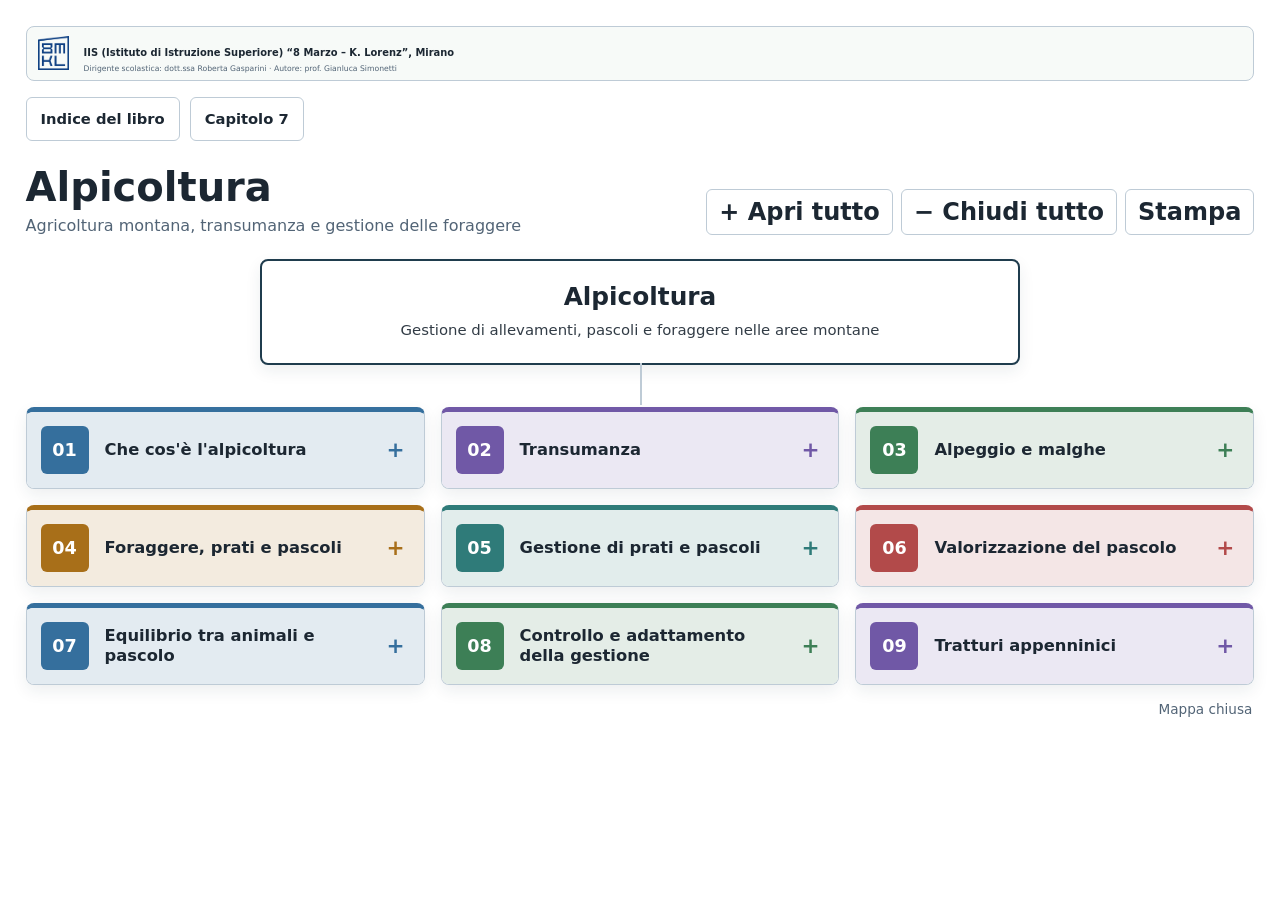
<file: capitolo-07/07_02_02_alpicoltura.html>
<!doctype html>
<html lang="it">
<head>
  <meta charset="utf-8">
  <meta name="viewport" content="width=device-width, initial-scale=1">
  <title>Mappa interattiva - Alpicoltura</title>
  <style>
    :root {
      color-scheme: light;
      --bg: #ffffff;
      --surface: #ffffff;
      --surface-soft: #ffffff;
      --text: #1c2732;
      --muted: #526476;
      --line: #becbd6;
      --root: #ffffff;
      --root-text: #1c2732;
      --shadow: 0 6px 16px rgba(29, 46, 61, .08);
      --radius: 8px;
      font-family: Inter, ui-sans-serif, system-ui, -apple-system, BlinkMacSystemFont, "Segoe UI", sans-serif;
    }

    * { box-sizing: border-box; }

    body {
      margin: 0;
      background: var(--bg);
      color: var(--text);
      letter-spacing: 0;
    }

    button { font: inherit; }

    .page {
      width: calc(100% - clamp(32px, 4vw, 96px));
      margin: 0 auto;
      padding: 26px 0 64px;
      font-size: 24px;
    }

    .site-nav { display: flex; flex-wrap: wrap; gap: 10px; margin-bottom: 24px; }
    .site-nav a { display: inline-flex; align-items: center; min-height: 44px; padding: 9px 14px; border: 1px solid var(--line); border-radius: 6px; background: var(--surface); color: var(--text); font-size: .92rem; font-weight: 650; text-decoration: none; }
    .site-nav a:hover { background: var(--surface-soft); }

    .topbar {
      display: flex;
      align-items: flex-end;
      justify-content: space-between;
      gap: 20px;
      margin-bottom: 24px;
    }

    .heading h1 {
      margin: 0;
      font-size: clamp(1.7rem, 3.4vw, 2.5rem);
      line-height: 1.12;
      font-weight: 700;
    }

    .heading p {
      margin: 7px 0 0;
      color: var(--muted);
      font-size: 1rem;
    }

    .toolbar {
      display: flex;
      flex-wrap: wrap;
      justify-content: flex-end;
      gap: 8px;
    }

    .toolbar button {
      min-height: 40px;
      border: 1px solid var(--line);
      border-radius: 6px;
      padding: 8px 12px;
      background: var(--surface);
      color: var(--text);
      font-weight: 650;
      cursor: pointer;
    }

    .toolbar button:hover { background: var(--surface-soft); }
    .toolbar button:focus-visible { outline: 3px solid #7aa7c2; outline-offset: 2px; }

    .root-node {
      position: relative;
      max-width: 760px;
      margin: 0 auto 42px;
      padding: 21px 26px;
      border-radius: var(--radius);
      background: var(--root);
      color: var(--root-text);
      text-align: center;
      border: 2px solid #1f3c4d;
      box-shadow: var(--shadow);
    }

    .root-node strong {
      display: block;
      font-size: clamp(1.15rem, 2.5vw, 1.55rem);
      line-height: 1.25;
    }

    .root-node span {
      display: block;
      margin-top: 7px;
      font-size: .93rem;
      line-height: 1.45;
      opacity: .9;
    }

    .root-node::after {
      content: "";
      position: absolute;
      left: 50%;
      bottom: -42px;
      width: 2px;
      height: 42px;
      background: var(--line);
    }

    .map-grid {
      display: grid;
      grid-template-columns: repeat(3, minmax(0, 1fr));
      gap: 16px;
      align-items: start;
    }

    .branch {
      --branch: #4b7792;
      --branch-soft: color-mix(in srgb, var(--branch) 14%, var(--surface));
      position: relative;
      border: 1px solid var(--line);
      border-top: 5px solid var(--branch);
      border-radius: var(--radius);
      background: var(--surface);
      box-shadow: var(--shadow);
      overflow: hidden;
    }

    .branch[data-tone="red"] { --branch: #b24a4a; }
    .branch[data-tone="green"] { --branch: #3d7f56; }
    .branch[data-tone="blue"] { --branch: #356f9d; }
    .branch[data-tone="amber"] { --branch: #a86f19; }
    .branch[data-tone="violet"] { --branch: #7058a6; }
    .branch[data-tone="teal"] { --branch: #2f7b79; }

    .branch-toggle,
    .concept-toggle {
      width: 100%;
      border: 0;
      color: var(--text);
      cursor: pointer;
      text-align: left;
    }

    .branch-toggle {
      display: grid;
      grid-template-columns: 54px minmax(0, 1fr) 28px;
      align-items: center;
      gap: 10px;
      min-height: 76px;
      padding: 12px 14px;
      background: var(--branch-soft);
    }

    .branch-toggle:hover,
    .concept-toggle:hover { filter: brightness(.98); }

    .branch-toggle:focus-visible,
    .concept-toggle:focus-visible {
      outline: 3px solid var(--branch);
      outline-offset: -3px;
    }

    .number {
      display: grid;
      place-items: center;
      width: 48px;
      height: 48px;
      border-radius: 6px;
      background: var(--branch);
      color: #fff;
      font-weight: 800;
      font-variant-numeric: tabular-nums;
      font-size: 1.1rem;
    }

    .branch-title {
      min-width: 0;
      font-size: 1.02rem;
      font-weight: 750;
      line-height: 1.25;
    }

    .symbol {
      display: grid;
      place-items: center;
      width: 28px;
      height: 28px;
      color: var(--branch);
      font-size: 1.35rem;
      font-weight: 700;
      line-height: 1;
    }

    [aria-expanded="true"] .symbol { transform: rotate(45deg); }

    .branch-content {
      padding: 14px 16px 18px 25px;
    }

    .branch-content[hidden],
    .node-children[hidden] { display: none; }

    .tree-node {
      position: relative;
      margin: 0 0 10px 17px;
    }

    .tree-node:last-child { margin-bottom: 0; }

    .tree-node::before {
      content: "";
      position: absolute;
      left: -17px;
      top: 20px;
      width: 14px;
      height: 2px;
      background: color-mix(in srgb, var(--branch) 55%, var(--line));
    }

    .tree-node::after {
      content: "";
      position: absolute;
      left: -17px;
      top: -11px;
      bottom: -12px;
      width: 2px;
      background: color-mix(in srgb, var(--branch) 55%, var(--line));
    }

    .tree-node:last-child::after { bottom: calc(100% - 21px); }

    .concept-toggle {
      display: grid;
      grid-template-columns: minmax(0, 1fr) 26px;
      align-items: center;
      gap: 8px;
      min-height: 42px;
      padding: 8px 10px 8px 12px;
      border-radius: 6px;
      background: var(--surface-soft);
      font-weight: 700;
      line-height: 1.3;
    }

    .concept-toggle .symbol {
      width: 24px;
      height: 24px;
      font-size: 1.1rem;
    }

    .leaf {
      position: relative;
      min-height: 52px;
      padding: 10px 12px 10px 17px;
      border-left: 4px solid color-mix(in srgb, var(--branch) 70%, transparent);
      background: color-mix(in srgb, var(--branch) 7%, var(--surface));
      border-radius: 0 6px 6px 0;
      line-height: 1.35;
    }

    .leaf strong {
      display: block;
      font-size: 1.08rem;
      font-weight: 720;
    }

    .leaf span {
      display: block;
      margin-top: 5px;
      color: var(--muted);
      font-size: 1.02rem;
      line-height: 1.45;
    }

    .node-children {
      margin: 8px 0 0 13px;
      padding-left: 9px;
      border-left: 2px solid color-mix(in srgb, var(--branch) 30%, var(--line));
    }

    .status {
      min-height: 20px;
      margin: 16px 2px 0;
      color: var(--muted);
      font-size: .85rem;
      text-align: right;
    }

     @media (max-width: 1100px) { .page { font-size: 20px; } .map-grid { grid-template-columns: repeat(2, minmax(0, 1fr)); } }

     @media (max-width: 760px) { .page { font-size: 18px; }
      .page { width: min(100% - 20px, 680px); padding-top: 20px; }
      .topbar { align-items: stretch; flex-direction: column; }
      .toolbar { justify-content: flex-start; }
      .toolbar button { flex: 1 1 auto; }
      .map-grid { grid-template-columns: 1fr; }
      .root-node { margin-bottom: 32px; }
      .root-node::after { height: 32px; bottom: -32px; }
    }

    @media (prefers-reduced-motion: no-preference) {
      .symbol { transition: transform 160ms ease; }
      .branch, .leaf, .concept-toggle { transition: background-color 160ms ease, border-color 160ms ease; }
    }

    @media print {
      :root { color-scheme: light; }
      body { background: #fff; }
      .page { width: 100%; padding: 0; }
      .toolbar, .status { display: none; }
      .branch { break-inside: avoid; box-shadow: none; }
      .map-grid { gap: 10px; }
    }
    @media print {
      :root { color-scheme: light; }
      * { box-shadow: none !important; }
      body, .page, .root-node, .branch, .leaf, .branch-toggle, .concept-toggle { background: #fff !important; color: #111 !important; }
      .branch, .root-node, .leaf, .branch-toggle, .concept-toggle { border-color: #777 !important; }
      .number { background: #fff !important; color: #111 !important; border: 1px solid #111; }
      .branch-content[hidden], .node-children[hidden] { display: block !important; }
      .toolbar, .site-nav, .status { display: none !important; }
    }
  </style>
  <style>.institutional{display:grid;grid-template-columns:38px minmax(0,1fr);align-items:center;gap:9px;margin-bottom:16px;padding:6px 10px;border:1px solid var(--line);border-radius:8px;background:#f7faf8;color:var(--muted);line-height:1.25}.institutional img{width:34px;height:34px;object-fit:contain}.institutional b{color:var(--text);font-size:.62rem}.institutional small{display:block;margin-top:1px;font-size:.48rem}</style>
</head>
<body>
  <main class="page">
    <div class="institutional"><img src="../assets/logo_scuola_8mkl.png" alt="Logo dell'Istituto 8 Marzo – K. Lorenz"><span><b>IIS (Istituto di Istruzione Superiore) “8 Marzo – K. Lorenz”, Mirano</b><small>Dirigente scolastica: dott.ssa Roberta Gasparini · Autore: prof. Gianluca Simonetti</small></span></div>
    <nav class="site-nav" aria-label="Navigazione"><a href="../index.html">Indice del libro</a><a href="indice_capitolo_07.html">Capitolo 7</a></nav>
    <header class="topbar">
      <div class="heading">
        <h1>Alpicoltura</h1>
        <p>Agricoltura montana, transumanza e gestione delle foraggere</p>
      </div>
      <div class="toolbar" aria-label="Controlli della mappa">
        <button type="button" id="open-all">+ Apri tutto</button>
        <button type="button" id="close-all">− Chiudi tutto</button>
        <button type="button" id="print-map">Stampa</button>
      </div>
    </header>

    <section class="root-node" aria-label="Concetto centrale">
      <strong>Alpicoltura</strong>
      <span>Gestione di allevamenti, pascoli e foraggere nelle aree montane</span>
    </section>

    <section id="map" class="map-grid" aria-label="Mappa concettuale espandibile"></section>
    <div id="status" class="status" aria-live="polite"></div>
  </main>

  <script>

    const branches = [
      {
        id: "definizione",
        title: "Che cos'è l'alpicoltura",
        tone: "blue",
        children: [
          { title: "Definizione", note: "L'alpicoltura è il ramo dell'agricoltura montana che studia gli aspetti economici, agronomici e zootecnici delle aziende pastorali. Il suo scopo è individuare tecniche che rendano più efficiente la produzione senza separarla dal territorio montano." },
          { title: "Ambiti di studio", note: "Riguarda sia il pascolo di bovini, ovini, caprini ed equini sia la coltivazione delle foraggere d'alta quota. Analizza quindi insieme animali, alimentazione, prati, pascoli e organizzazione dell'azienda." },
          { title: "Importanza", note: "Circa metà della superficie foraggera italiana si trova in montagna. Per questo l'alpicoltura non è una attività marginale: contribuisce in modo rilevante all'alimentazione animale e alla cura delle aree interne." },
          {
            id: "tipi-alpicoltura",
            title: "Tipi di alpicoltura",
            children: [
              { title: "Alpina e prealpina", note: "È legata soprattutto all'allevamento bovino e allo studio di pascoli naturali e prati-pascoli estivi delle Alpi. Qui l'altitudine e la stagionalità condizionano fortemente la disponibilità di foraggio." },
              { title: "Appenninica", note: "Interessa soprattutto l'allevamento ovino e caprino. La mobilità del bestiame risponde alle differenze climatiche tra montagne interne e pianure più miti." }
            ]
          }
        ]
      },
      {
        id: "transumanza",
        title: "Transumanza",
        tone: "violet",
        children: [
          { title: "Significato", note: "La transumanza è lo spostamento periodico del bestiame fra pascoli complementari, usati in stagioni diverse. Permette di trovare erba e condizioni climatiche favorevoli durante tutto l'anno." },
          { title: "Funzione economica", note: "Collega le aziende estive di montagna con quelle di fondovalle o pianura, dove gli animali trascorrono il resto dell'anno. Così si distribuiscono lavoro, foraggi e costi fra territori diversi." },
          {
            id: "forme-transumanza",
            title: "Forme principali",
            children: [
              { title: "Orizzontale o mediterranea", note: "È tipica delle aree appenniniche: d'inverno le greggi si spostano verso pianure più miti, mentre d'estate tornano verso i pascoli montani. Risponde all'alternanza tra neve in quota e siccità in pianura." },
              { title: "Verticale o alpina", note: "Si svolge tra fondovalle e alpeggi, in genere fra 1.000 e 2.700 metri. In inverno-primavera gli animali stanno in stalla o pascolano in basso; a fine giugno salgono in quota per due o tre mesi." }
            ]
          }
        ]
      },
      {
        id: "alpeggio",
        title: "Alpeggio e malghe",
        tone: "green",
        children: [
          { title: "Alpeggio", note: "È il soggiorno estivo del bestiame in montagna. Sfrutta l'erba dei pascoli d'alta quota nel periodo in cui la vegetazione è più produttiva e libera le strutture di fondovalle." },
          { title: "Monticazione", note: "È la salita del bestiame verso l'alpeggio, normalmente tra fine maggio e metà giugno. Segna l'inizio della stagione pastorale in quota." },
          { title: "Demonticazione", note: "È la discesa del bestiame in pianura o fondovalle, di solito a fine settembre. Avviene quando il freddo e la riduzione dell'erba non consentono più il pascolo in quota." },
          { title: "Malga", note: "La malga è il ricovero stagionale ad alta quota per uomini e animali; può essere isolata o organizzata come piccolo villaggio. È il centro operativo in cui si svolgono le attività pastorali estive." },
          { title: "Attività della malga", note: "In malga si pascola, si munge, si lavora il latte e si stagionano i formaggi. La vicinanza tra produzione e trasformazione permette di valorizzare il latte nel luogo in cui nasce." },
          { title: "Autosufficienza", note: "Un alpeggio deve risolvere problemi di acqua ed energia: può avere fontane o laghetti per abbeverare gli animali e zone boscate per ottenere legna da usare nella lavorazione del latte." },
          { title: "Valore delle malghe", note: "Le malghe custodiscono conoscenze pratiche, tradizioni e valori della società rurale alpina. Per questo hanno una sostenibilità tripla: sociale, economica e ambientale." }
        ]
      },
      {
        id: "foraggere",
        title: "Foraggere, prati e pascoli",
        tone: "amber",
        children: [
          { title: "Piante foraggere", note: "Sono piante coltivate o utilizzate per alimentare il bestiame. La loro caratteristica principale è la vivacità, cioè la capacità di ricacciare dopo taglio o pascolamento grazie alle sostanze di riserva." },
          { title: "Corona e cespo", note: "Nelle leguminose la corona e nelle graminacee il cespo sono strutture basali che accumulano riserve. Dopo l'asportazione della parte aerea permettono la formazione di nuovi steli e culmi." },
          {
            id: "durata-foraggere",
            title: "Durata delle colture",
            children: [
              { title: "Temporanee o avvicendate", note: "Entrano nella rotazione aziendale e durano da meno di un anno, come gli erbai, a tre-cinque anni, come molti prati. Sono un'alternativa alle colture non foraggere." },
              { title: "Permanenti", note: "Restano sul terreno per molti decenni e comprendono prati, prati-pascoli e pascoli. Offrono continuità al paesaggio e alle risorse alimentari dell'allevamento." }
            ]
          },
          {
            id: "erbai-prati",
            title: "Erbai e prati",
            children: [
              { title: "Erbai", note: "Sono colture rapide e produttive, in specie singola o in miscuglio, destinate a foraggio verde, fieno o insilato. Spesso sono intercalari: occupano il terreno libero fra due colture principali senza impegnare l'intero anno agrario." },
              { title: "Tipi di erbai", note: "Possono essere autunno-vernini, estivi, primaverili o primaverili-estivi. La scelta dipende dal momento in cui il terreno è disponibile e dal periodo in cui serve il foraggio." },
              { title: "Prati", note: "Possono essere avvicendati o permanenti e sono formati da una o più specie, spesso leguminose e graminacee insieme. La composizione influenza quantità, qualità e durata del foraggio." },
              { title: "Monofiti, oligofiti, polifiti", note: "Un prato monofita contiene una sola specie, l'oligofita due o tre specie, il polifita numerose specie. Maggiore diversità può rendere il prato più adattabile alle variazioni ambientali." },
              { title: "Prati asciutti e irrigui", note: "I prati asciutti dipendono dalle piogge e producono meno tagli; quelli irrigui hanno più acqua disponibile e possono dare maggiori produzioni. Le marcite usano anche irrigazione invernale con funzione termoregolatrice." }
            ]
          },
          { title: "Prati-pascoli", note: "Sono foraggere stabili: il primo ricaccio primaverile viene sfalciato e conservato come scorta, mentre i ricacci successivi sono utilizzati al pascolo. Uniscono quindi fienagione e alimentazione diretta degli animali." },
          {
            id: "pascoli-origine",
            title: "Pascoli secondo l'origine",
            children: [
              { title: "Naturali", note: "Si trovano sopra il limite della vegetazione arborea e sono composti da specie erbacee, con arbusti via via meno presenti salendo di quota. Sono una risorsa tipica degli ambienti alpini più elevati." },
              { title: "Spontanei", note: "Si formano sotto il limite degli alberi dopo disboscamento, inerbimento spontaneo con specie locali e uso continuato. Sono il risultato dell'interazione nel tempo fra attività umana e vegetazione." },
              { title: "Artificiali", note: "Sono creati dall'agricoltore distribuendo sementi selezionate, raccolte localmente o recuperate come fiorame. Consentono di ricostituire una copertura erbacea adatta all'allevamento." }
            ]
          }
        ]
      },
      {
        id: "gestione",
        title: "Gestione di prati e pascoli",
        tone: "teal",
        children: [
          { title: "Taglio del prato", note: "Nel prato il fattore stabilizzante è il taglio: viene asportata insieme la fitomassa aerea sopra una certa altezza. Dopo lo sfalcio la pianta è più vulnerabile a stress idrici e variazioni della crescita." },
          { title: "Pascolamento", note: "Nel pascolo agiscono insieme l'asportazione dell'erba da parte degli animali, il calpestio e la fertilizzazione organica. Questa azione complessa lascia piante di altezza diversa e mantiene più costante l'attività assimilatoria." },
          { title: "Limite invernale", note: "Il pascolamento è efficiente, ma in montagna non basta d'inverno perché la vegetazione è ferma. Perciò servono spostamenti verso zone più miti o scorte prodotte con lo sfalcio." },
          { title: "Scorte foraggere", note: "Nella transumanza verticale sono indispensabili superfici da sfalcio per produrre fieno da usare nei mesi freddi. Nella transumanza orizzontale, invece, le greggi trovano risorse in pianura." },
          { title: "Numero di tagli", note: "Nei prati asciutti si effettuano in genere due-tre tagli l'anno, in quelli irrigui quattro-cinque. Il primo avviene nella prima metà di maggio; i successivi dipendono dalla disponibilità d'acqua." },
          { title: "Qualità del foraggio", note: "Primo e ultimo sfalcio sono più ricchi di graminacee e quindi di zuccheri e amidi, con maggiore valore energetico. Nei mesi estivi aumentano le leguminose, che rendono il foraggio più proteico." }
        ]
      },
      {
        id: "valorizzazione",
        title: "Valorizzazione del pascolo",
        tone: "red",
        children: [
          { title: "Competitività", note: "Il pascolo è particolarmente utile dove pendenza, forme del terreno o condizioni del suolo rendono difficile la meccanizzazione e riducono la convenienza dello sfalcio." },
          { title: "Riduzione dei costi", note: "L'allevamento prevalentemente pascolivo può diminuire spese di produzione e manodopera, perché una parte dell'alimentazione è raccolta direttamente dagli animali." },
          { title: "Recupero di aree marginali", note: "Praterie abbandonate o poco convenienti da sfalciare possono tornare a essere utilizzate con l'allevamento estensivo. In molti casi non esistono alternative agricole economicamente valide." },
          { title: "Prodotti di qualità", note: "Il pascolo può essere collegato a filiere di pregio, come razze autoctone vacca-vitello e formaggi a denominazione di origine. Il legame con il territorio diventa così un elemento di valore commerciale." },
          { title: "Allevamento biologico", note: "Le norme europee sulla produzione biologica animale prevedono il ricorso al pascolamento. Non è quindi solo una scelta tradizionale, ma anche un requisito per qualificare alcune produzioni." },
          { title: "Prevenzione dei rischi", note: "Usare e curare grandi superfici a pascolo limita l'abbandono e aiuta a prevenire erosione, frane e alluvioni. Il beneficio riguarda sia l'azienda sia la sicurezza del territorio." },
          { title: "Agricoltura e turismo rurale", note: "Prodotti, paesaggi, malghe e tradizioni possono sostenersi a vicenda: il turismo valorizza le risorse locali e l'agricoltura mantiene autentico il territorio visitato." }
        ]
      },
      {
        id: "equilibrio-pascolo",
        title: "Equilibrio tra animali e pascolo",
        tone: "blue",
        children: [
          { title: "Carico animale", note: "Indica il rapporto tra numero e tipo di animali, superficie disponibile e durata del pascolamento. Un carico adeguato permette di nutrire la mandria senza consumare la vegetazione più rapidamente della sua capacità di ricaccio." },
          { title: "Sovrapascolamento", note: "Troppi animali o una permanenza eccessiva selezionano le specie più appetibili, lasciano il suolo scoperto e aumentano calpestio ed erosione. Nel tempo il pascolo perde qualità e diventa meno produttivo." },
          { title: "Sottopascolamento", note: "Con pochi animali l'erba invecchia, aumentano specie poco appetibili, arbusti e accumulo di materiale secco. Il pascolo tende così a chiudersi e può avanzare il bosco." },
          { title: "Turnazione", note: "Dividere la superficie in settori e alternare utilizzo e riposo aiuta il ricaccio e distribuisce meglio gli animali. Tempi e dimensioni dei turni dipendono dalla crescita dell'erba, dalla quota e dalle condizioni meteorologiche." },
          { title: "Acqua, sale e punti di sosta", note: "La posizione di abbeveratoi, sale e zone d'ombra influenza dove gli animali si concentrano. Una distribuzione ragionata riduce aree sovrautilizzate e favorisce un prelievo più uniforme del foraggio." }
        ]
      },
      {
        id: "monitoraggio",
        title: "Controllo e adattamento della gestione",
        tone: "green",
        children: [
          { title: "Osservare la cotica", note: "Copertura del terreno, altezza residua, presenza di specie buone foraggere o infestanti e zone erose mostrano se l'utilizzo è equilibrato. Il controllo deve essere ripetuto, non fatto soltanto a fine stagione." },
          { title: "Osservare gli animali", note: "Condizione corporea, produzione di latte, accrescimento e comportamento al pascolo indicano se quantità e qualità dell'erba sono adeguate. Un pascolo apparentemente verde non garantisce sempre una razione sufficiente." },
          { title: "Registrare le scelte", note: "Date di ingresso e uscita, numero di capi, tagli, concimazioni e andamento climatico permettono di confrontare annate diverse. I dati aiutano a correggere il piano di pascolamento con maggiore precisione." },
          { title: "Gestione adattativa", note: "La pianificazione non è rigida: siccità, piogge, crescita dell'erba e stato della mandria possono richiedere di accorciare un turno, spostare gli animali o usare scorte. Gestire bene significa decidere in base a ciò che il sistema mostra." }
        ]
      },
      {
        id: "tratturi",
        title: "Tratturi appenninici",
        tone: "violet",
        children: [
          { title: "Vie erbose", note: "I tratturi sono antichi percorsi usati per la transumanza delle greggi. Formavano una rete che collegava le pianure pugliesi con i pascoli abruzzesi e rappresentano una testimonianza storica dell'economia pastorale." },
          { title: "Spostamenti stagionali", note: "I pastori li percorrevano due volte l'anno: in settembre verso le pianure più miti e in maggio verso la montagna. Il percorso seguiva il bisogno di trovare pascoli disponibili nelle diverse stagioni." },
          { title: "Valore attuale", note: "Oggi i tratturi possono essere valorizzati per turismo, riqualificazione e sviluppo dei territori interni. Non sono solo strade del passato, ma possibili risorse culturali e paesaggistiche." }
        ]
      }
    ];

    const elaborations = {};

    const map = document.getElementById("map");
    const status = document.getElementById("status");
    const storageKey = "mappa-alpicoltura";

    function childId(parentId, index, item) {
      const slug = item.id || item.title.toLowerCase()
        .normalize("NFD")
        .replace(/[\u0300-\u036f]/g, "")
        .replace(/[^a-z0-9]+/g, "-")
        .replace(/^-|-$/g, "");
      return `${parentId}-${index}-${slug}`;
    }

    function makeLeaf(item) {
      const leaf = document.createElement("div");
      leaf.className = "leaf";

      const title = document.createElement("strong");
      title.textContent = item.title;
      leaf.appendChild(title);

      if (item.note) {
        const note = document.createElement("span");
        note.textContent = `${item.note}${elaborations[item.title] ? ` ${elaborations[item.title]}` : ""}`;
        leaf.appendChild(note);
      }

      return leaf;
    }

    function makeTreeNode(item, id) {
      const wrapper = document.createElement("div");
      wrapper.className = "tree-node";

      if (!item.children) {
        wrapper.appendChild(makeLeaf(item));
        return wrapper;
      }

      const button = document.createElement("button");
      button.type = "button";
      button.className = "concept-toggle";
      button.dataset.nodeId = id;
      button.setAttribute("aria-expanded", "false");

      const label = document.createElement("span");
      label.textContent = item.title;
      const symbol = document.createElement("span");
      symbol.className = "symbol";
      symbol.setAttribute("aria-hidden", "true");
      symbol.textContent = "+";
      button.append(label, symbol);

      const children = document.createElement("div");
      children.className = "node-children";
      children.hidden = true;
      children.id = `${id}-children`;
      button.setAttribute("aria-controls", children.id);

      item.children.forEach((child, index) => {
        children.appendChild(makeTreeNode(child, childId(id, index, child)));
      });

      button.addEventListener("click", () => toggle(button, children));
      wrapper.append(button, children);
      return wrapper;
    }

    function makeBranch(branch, index) {
      const section = document.createElement("section");
      section.className = "branch";
      section.dataset.tone = branch.tone;

      const button = document.createElement("button");
      button.type = "button";
      button.className = "branch-toggle";
      button.dataset.nodeId = branch.id;
      button.setAttribute("aria-expanded", "false");

      const number = document.createElement("span");
      number.className = "number";
      number.textContent = String(index + 1).padStart(2, "0");
      const title = document.createElement("span");
      title.className = "branch-title";
      title.textContent = branch.title;
      const symbol = document.createElement("span");
      symbol.className = "symbol";
      symbol.setAttribute("aria-hidden", "true");
      symbol.textContent = "+";
      button.append(number, title, symbol);

      const content = document.createElement("div");
      content.className = "branch-content";
      content.hidden = true;
      content.id = `${branch.id}-content`;
      button.setAttribute("aria-controls", content.id);

      branch.children.forEach((child, childIndex) => {
        content.appendChild(makeTreeNode(child, childId(branch.id, childIndex, child)));
      });

      button.addEventListener("click", () => toggle(button, content));
      section.append(button, content);
      return section;
    }

    function toggle(button, content, persist = true) {
      const expanded = button.getAttribute("aria-expanded") === "true";
      button.setAttribute("aria-expanded", String(!expanded));
      content.hidden = expanded;
      if (persist) saveState();
      updateStatus();
    }

    function setAll(expanded) {
      document.querySelectorAll("[data-node-id]").forEach(button => {
        const controlled = document.getElementById(button.getAttribute("aria-controls"));
        button.setAttribute("aria-expanded", String(expanded));
        if (controlled) controlled.hidden = !expanded;
      });
      saveState();
      updateStatus();
    }

    function saveState() {
      const open = [...document.querySelectorAll('[data-node-id][aria-expanded="true"]')]
        .map(button => button.dataset.nodeId);
      try { localStorage.setItem(storageKey, JSON.stringify(open)); }
      catch { /* La mappa resta utilizzabile anche se il browser blocca lo storage locale. */ }
    }

    function restoreState() {
      let open = [];
      try { open = JSON.parse(localStorage.getItem(storageKey) || "[]"); }
      catch { open = []; }

      open.forEach(id => {
        const button = document.querySelector(`[data-node-id="${CSS.escape(id)}"]`);
        if (!button) return;
        const controlled = document.getElementById(button.getAttribute("aria-controls"));
        button.setAttribute("aria-expanded", "true");
        if (controlled) controlled.hidden = false;
      });
    }

    function updateStatus() {
      const count = document.querySelectorAll('[data-node-id][aria-expanded="true"]').length;
      status.textContent = count === 0 ? "Mappa chiusa" : `${count} nodi aperti`;
    }

    branches.forEach((branch, index) => map.appendChild(makeBranch(branch, index)));
    restoreState();
    updateStatus();

    document.getElementById("open-all").addEventListener("click", () => setAll(true));
    document.getElementById("close-all").addEventListener("click", () => setAll(false));
    document.getElementById("print-map").addEventListener("click", () => window.print());
  </script>
<script src="../lettura_testo.js?v=20261015a"></script>
</body>
</html>
</file>
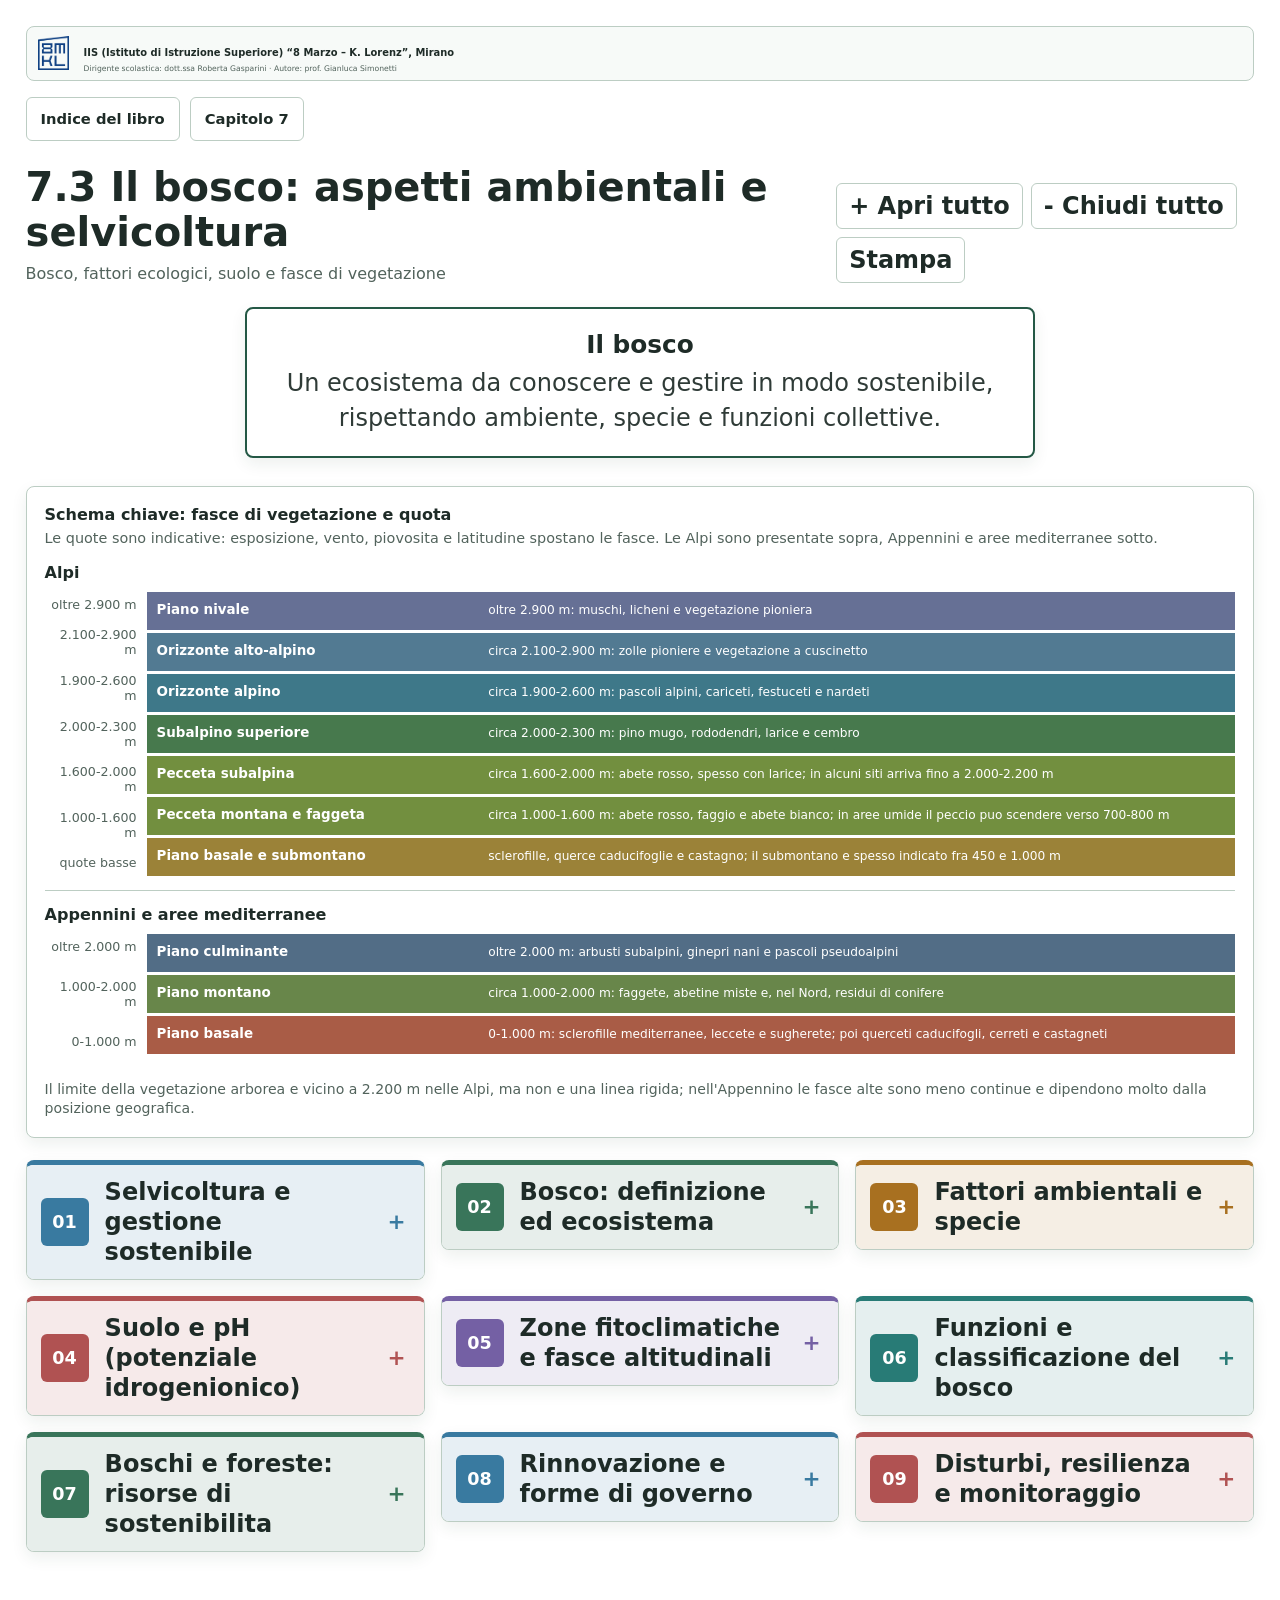
<file: capitolo-07/07_03_il_bosco_aspetti_ambientali_e_selvicoltura.html>
<!doctype html>
<html lang="it">
<head>
  <meta charset="utf-8">
  <meta name="viewport" content="width=device-width, initial-scale=1">
  <title>7.3 Il bosco: aspetti ambientali e selvicoltura</title>
  <style>
    :root { color-scheme: light; --bg: #ffffff; --surface: #ffffff; --soft: #ffffff; --text: #1e2b27; --muted: #52635c; --line: #bccdc3; --root: #ffffff; --root-text: #1e2b27; --shadow: 0 6px 16px rgba(22,59,43,.08); font-family: Inter,ui-sans-serif,system-ui,-apple-system,BlinkMacSystemFont,"Segoe UI",sans-serif; }
    * { box-sizing: border-box; } body { margin:0; background:var(--bg); color:var(--text); letter-spacing:0; }
    button { font:inherit; } .page { width:calc(100% - clamp(32px,4vw,96px)); margin:auto; padding:26px 0 64px; font-size:24px; }
    .site-nav{display:flex;flex-wrap:wrap;gap:10px;margin-bottom:24px}.site-nav a{display:inline-flex;align-items:center;min-height:44px;padding:9px 14px;border:1px solid var(--line);border-radius:6px;background:var(--surface);color:var(--text);font-size:.92rem;font-weight:650;text-decoration:none}.site-nav a:hover{background:var(--soft)}
    .top { display:flex; justify-content:space-between; align-items:end; gap:18px; margin-bottom:24px; } h1 { margin:0; font-size:clamp(1.7rem,3.4vw,2.5rem); line-height:1.14; } .subtitle { margin:8px 0 0; color:var(--muted); font-size:1rem; }
    .tools { display:flex; flex-wrap:wrap; gap:8px; } .tools button { min-height:40px; padding:8px 12px; background:var(--surface); color:var(--text); border:1px solid var(--line); border-radius:6px; font-weight:650; cursor:pointer; } .tools button:hover { background:var(--soft); }
    .root { max-width:790px; margin:0 auto 28px; padding:21px 26px; background:var(--root); color:var(--root-text); border:2px solid #245845; border-radius:8px; box-shadow:var(--shadow); text-align:center; } .root strong { display:block; font-size:clamp(1.15rem,2.5vw,1.55rem); } .root span { display:block; margin-top:7px; line-height:1.45; opacity:.92; }
    .schema { margin:0 0 22px; padding:18px; background:var(--surface); border:1px solid var(--line); border-radius:8px; box-shadow:var(--shadow); } .schema h2 { margin:0 0 4px; font-size:1rem; } .schema-intro { margin:0 0 14px; color:var(--muted); font-size:.9rem; line-height:1.4; } .profile{padding:14px 0;border-top:1px solid var(--line)}.profile:first-of-type{border-top:0;padding-top:0}.profile h3{margin:0 0 10px;font-size:1rem}.profile-grid{display:grid;grid-template-columns:92px 1fr;gap:10px;align-items:stretch}.alt-scale{display:flex;flex-direction:column;justify-content:space-between;color:var(--muted);font-size:.79rem;text-align:right;font-variant-numeric:tabular-nums;padding:5px 0}.bands{display:grid;gap:3px}.band{display:grid;grid-template-columns:minmax(120px,.45fr) 1fr;align-items:center;min-height:38px;padding:7px 10px;color:#fff;font-size:.84rem;line-height:1.25}.band strong{font-weight:750}.band small{font-size:.76rem}.nivale{background:#667095}.altoalpina{background:#527a92}.alpina{background:#3e7889}.subalpina{background:#47794d}.montana{background:#728f3f}.submontana{background:#9b8238}.basale{background:#a36a3c}.mediterranea{background:#a95c46}.appmontana{background:#68864a}.culminante{background:#526d86}.schema-note{margin:12px 0 0;color:var(--muted);font-size:.88rem;line-height:1.4}
    .grid { display:grid; grid-template-columns:repeat(3,minmax(0,1fr)); gap:16px; align-items:start; } .branch { --accent:#39755a; overflow:hidden; border:1px solid var(--line); border-top:5px solid var(--accent); border-radius:8px; background:var(--surface); box-shadow:var(--shadow); } .branch[data-tone="blue"]{--accent:#397aa0}.branch[data-tone="amber"]{--accent:#a87020}.branch[data-tone="violet"]{--accent:#7460a4}.branch[data-tone="red"]{--accent:#b05252}.branch[data-tone="teal"]{--accent:#287b76}
    .branch-toggle,.node-toggle { width:100%; border:0; color:var(--text); text-align:left; cursor:pointer; } .branch-toggle { display:grid; grid-template-columns:54px 1fr 26px; gap:10px; align-items:center; min-height:76px; padding:12px 14px; background:color-mix(in srgb,var(--accent) 12%,var(--surface)); } .branch-toggle:hover,.node-toggle:hover{filter:brightness(.98)} .num { display:grid; place-items:center; width:48px; height:48px; border-radius:6px; color:#fff; background:var(--accent); font-weight:800; font-size:1.1rem; } .branch-title{font-weight:750;line-height:1.25}.plus{font-size:1.35rem;color:var(--accent);font-weight:700;text-align:center}.branch-toggle[aria-expanded="true"] .plus,.node-toggle[aria-expanded="true"] .plus{transform:rotate(45deg)}
    .branch-body{padding:14px 16px 18px 25px}.branch-body[hidden],.children[hidden]{display:none}.node{position:relative;margin:0 0 10px 17px}.node::before{content:"";position:absolute;left:-16px;top:0;width:11px;height:23px;border-left:1px solid var(--line);border-bottom:1px solid var(--line)}.node:last-child{margin-bottom:0}.leaf{padding:10px 12px;border-left:3px solid var(--accent);background:var(--soft);border-radius:0 6px 6px 0;line-height:1.45}.leaf strong{display:block;font-size:1.08rem}.leaf span{display:block;margin-top:4px;color:var(--muted);font-size:1.02rem}.node-toggle{display:grid;grid-template-columns:1fr 25px;gap:8px;align-items:center;padding:10px 12px;border-left:3px solid var(--accent);background:var(--soft);border-radius:0 6px 6px 0;font-weight:700}.children{padding:10px 0 0}.status{min-height:1.4em;margin-top:15px;color:var(--muted);font-size:.9rem}
    @media (max-width:1100px){.page{font-size:20px}.grid{grid-template-columns:repeat(2,minmax(0,1fr))}}@media(max-width:720px){.page{font-size:18px}.top{display:block}.tools{margin-top:14px}.tools button{flex:1 1 auto}.grid{grid-template-columns:1fr}.profile-grid{grid-template-columns:1fr}.alt-scale{display:none}.band{grid-template-columns:1fr}.band small{margin-top:2px}.page{width:min(100% - 24px,1160px);padding-top:20px}} @media(prefers-reduced-motion:no-preference){.plus{transition:transform .16s ease}} @media print{body{background:#fff}.page{width:100%;padding:0}.tools,.status{display:none}.branch{break-inside:avoid;box-shadow:none}}
    @media print {
      :root { color-scheme: light; }
      * { box-shadow: none !important; }
      body, .page, .root, .schema, .profile, .branch, .leaf, .branch-toggle, .node-toggle, .band { background: #fff !important; color: #111 !important; }
      .branch, .root, .schema, .leaf, .branch-toggle, .node-toggle, .band { border-color: #777 !important; }
      .num { background: #fff !important; color: #111 !important; border: 1px solid #111; }
      .branch-body[hidden], .children[hidden] { display: block !important; }
      .tools, .site-nav, .status { display: none !important; }
    }
  </style>
  <style>.institutional{display:grid;grid-template-columns:38px minmax(0,1fr);align-items:center;gap:9px;margin-bottom:16px;padding:6px 10px;border:1px solid var(--line);border-radius:8px;background:#f7faf8;color:var(--muted);line-height:1.25}.institutional img{width:34px;height:34px;object-fit:contain}.institutional b{color:var(--text);font-size:.62rem}.institutional small{display:block;margin-top:1px;font-size:.48rem}</style>
</head>
<body>
  <main class="page">
    <div class="institutional"><img src="../assets/logo_scuola_8mkl.png" alt="Logo dell'Istituto 8 Marzo – K. Lorenz"><span><b>IIS (Istituto di Istruzione Superiore) “8 Marzo – K. Lorenz”, Mirano</b><small>Dirigente scolastica: dott.ssa Roberta Gasparini · Autore: prof. Gianluca Simonetti</small></span></div>
    <nav class="site-nav" aria-label="Navigazione"><a href="../index.html">Indice del libro</a><a href="indice_capitolo_07.html">Capitolo 7</a></nav>
    <header class="top"><div><h1>7.3 Il bosco: aspetti ambientali e selvicoltura</h1><p class="subtitle">Bosco, fattori ecologici, suolo e fasce di vegetazione</p></div><div class="tools" aria-label="Controlli"><button type="button" id="open">+ Apri tutto</button><button type="button" id="close">- Chiudi tutto</button><button type="button" id="print">Stampa</button></div></header>
    <section class="root"><strong>Il bosco</strong><span>Un ecosistema da conoscere e gestire in modo sostenibile, rispettando ambiente, specie e funzioni collettive.</span></section>
    <section class="schema" aria-label="Fasce di vegetazione distinte per Alpi e Appennini"><h2>Schema chiave: fasce di vegetazione e quota</h2><p class="schema-intro">Le quote sono indicative: esposizione, vento, piovosita e latitudine spostano le fasce. Le Alpi sono presentate sopra, Appennini e aree mediterranee sotto.</p><section class="profile" aria-label="Fasce di vegetazione delle Alpi"><h3>Alpi</h3><div class="profile-grid"><div class="alt-scale"><span>oltre 2.900 m</span><span>2.100-2.900 m</span><span>1.900-2.600 m</span><span>2.000-2.300 m</span><span>1.600-2.000 m</span><span>1.000-1.600 m</span><span>quote basse</span></div><div class="bands"><div class="band nivale"><strong>Piano nivale</strong><small>oltre 2.900 m: muschi, licheni e vegetazione pioniera</small></div><div class="band altoalpina"><strong>Orizzonte alto-alpino</strong><small>circa 2.100-2.900 m: zolle pioniere e vegetazione a cuscinetto</small></div><div class="band alpina"><strong>Orizzonte alpino</strong><small>circa 1.900-2.600 m: pascoli alpini, cariceti, festuceti e nardeti</small></div><div class="band subalpina"><strong>Subalpino superiore</strong><small>circa 2.000-2.300 m: pino mugo, rododendri, larice e cembro</small></div><div class="band montana"><strong>Pecceta subalpina</strong><small>circa 1.600-2.000 m: abete rosso, spesso con larice; in alcuni siti arriva fino a 2.000-2.200 m</small></div><div class="band montana"><strong>Pecceta montana e faggeta</strong><small>circa 1.000-1.600 m: abete rosso, faggio e abete bianco; in aree umide il peccio puo scendere verso 700-800 m</small></div><div class="band submontana"><strong>Piano basale e submontano</strong><small>sclerofille, querce caducifoglie e castagno; il submontano e spesso indicato fra 450 e 1.000 m</small></div></div></div></section><section class="profile" aria-label="Fasce di vegetazione degli Appennini e delle aree mediterranee"><h3>Appennini e aree mediterranee</h3><div class="profile-grid"><div class="alt-scale"><span>oltre 2.000 m</span><span>1.000-2.000 m</span><span>0-1.000 m</span></div><div class="bands"><div class="band culminante"><strong>Piano culminante</strong><small>oltre 2.000 m: arbusti subalpini, ginepri nani e pascoli pseudoalpini</small></div><div class="band appmontana"><strong>Piano montano</strong><small>circa 1.000-2.000 m: faggete, abetine miste e, nel Nord, residui di conifere</small></div><div class="band mediterranea"><strong>Piano basale</strong><small>0-1.000 m: sclerofille mediterranee, leccete e sugherete; poi querceti caducifogli, cerreti e castagneti</small></div></div></div></section><p class="schema-note">Il limite della vegetazione arborea e vicino a 2.200 m nelle Alpi, ma non e una linea rigida; nell'Appennino le fasce alte sono meno continue e dipendono molto dalla posizione geografica.</p></section>
    <section id="map" class="grid" aria-label="Mappa concettuale espandibile"></section><div id="status" class="status" aria-live="polite"></div>
  </main>
  <script>
    const branches = [
      {id:'selvicoltura',title:'Selvicoltura e gestione sostenibile',tone:'blue',children:[
        {title:'Che cos\'e',note:'La selvicoltura studia le tecniche e gli interventi per coltivare il bosco: permette di usarne le risorse e, insieme, di creare le condizioni affinche gli alberi crescano e si riproducano.'},
        {title:'Interventi su misura',note:'Non esiste una cura identica per tutti i boschi. Le scelte dipendono dalla specie e dalle condizioni di suolo, acqua, luce, clima e topografia della stazione.'},
        {title:'Selvicoltura sostenibile',note:'Usa le risorse naturali con ritmi compatibili con la loro rigenerazione. Il fine non e massimizzare un prelievo immediato, ma conservare la possibilita di ottenere benefici anche nel tempo.'},
        {title:'Gestione multifunzionale',children:[
          {title:'Obiettivi ecologici',note:'Salvaguarda biodiversita, protegge suolo e acque e contribuisce a ridurre l\'effetto serra grazie alla funzione dei boschi nel ciclo del carbonio.'},
          {title:'Obiettivi economici',note:'Assicura una produzione continua e ragionata di legname e altri beni del bosco, senza impoverire il popolamento forestale.'},
          {title:'Obiettivi sociali',note:'Sostiene paesaggio, ricreazione, attivita culturali e occupazione: il bosco ha quindi valore anche per chi non possiede o utilizza direttamente il legname.'}
        ]},
        {title:'Discipline collegate',note:'La gestione forestale integra botanica, dendrometria per le misure degli alberi, auxologia per l\'accrescimento, utilizzazione, assestamento ed economia.'}
      ]},
      {id:'definizione',title:'Bosco: definizione ed ecosistema',tone:'green',children:[
        {title:'Definizione normativa',note:'Il TUFF (Testo unico in materia di foreste e filiere forestali) considera bosco una superficie forestale di almeno 2.000 m2, larga mediamente almeno 20 m e con copertura delle chiome non inferiore al 20%.'},
        {title:'Inclusioni ed esclusioni',note:'Rientrano anche castagneti, tartufaie controllate e macchia mediterranea se rispettano i requisiti. Non sono boschi parchi urbani, giardini, alberature stradali, vivai e colture arboree in attualita di coltura.'},
        {title:'Bosco come ecosistema',note:'E un insieme di piante, animali e microrganismi che interagiscono. La presenza degli alberi modifica microclima e suolo, influenzando flora erbacea, arbusti e fauna.'},
        {title:'Stazione forestale',note:'E l\'area con condizioni ecologiche uniformi e una determinata vegetazione naturale. Per descriverla si osservano posizione, quota, esposizione, pendenza, suolo, acqua e clima.'},
        {title:'Fertilita stazionale',note:'Riassume quanto una stazione puo sostenere crescita, composizione ed evoluzione del bosco. Una fertilita elevata favorisce maggiore produttivita biologica e piu possibilita di vita per le specie.'}
      ]},
      {id:'fattori',title:'Fattori ambientali e specie',tone:'amber',children:[
        {title:'Fattori abiotici',note:'Clima, luce, calore, acqua, topografia e suolo condizionano direttamente la vita delle piante. Il selvicoltore deve verificarne l\'effetto insieme, non separatamente.'},
        {title:'Fattori biotici',note:'Flora, fauna, funghi e microrganismi partecipano alla vita del bosco e del terreno. Gli organismi del suolo facilitano aerazione, decomposizione della sostanza organica e riciclo degli elementi nutritivi.'},
        {title:'Valenza ecologica',note:'Indica quanto una specie tollera le variazioni di un fattore. Le specie euriecie sopportano intervalli ampi; le stenoecie vivono bene solo in condizioni ristrette.'},
        {title:'Temperatura',children:[
          {title:'Termofile o macroterme',note:'Preferiscono climi caldi e spesso asciutti: esempi sono roverella, orniello e cerro.'},
          {title:'Microterme',note:'Sono adattate a climi freddi e a una stagione vegetativa breve, come faggio, mirtillo, pino silvestre e abete rosso.'},
          {title:'Mesoterme',note:'Prediligono climi temperati, con temperature indicative tra 15 e 20 C; molte specie mediterranee rientrano in questo gruppo.'}
        ]},
        {title:'Acqua e luce',children:[
          {title:'Xerofile, mesofile e igrofile',note:'Le xerofile resistono alla siccita, le mesofile vivono in condizioni intermedie, le igrofile richiedono molta acqua. Sono categorie utili per capire dove una specie puo essere collocata.'},
          {title:'Eliofile e sciafile',note:'Le eliofile richiedono molta luce, mentre le sciafile tollerano l\'ombra e possono vivere nel sottobosco. La copertura delle chiome regola quanta energia raggiunge il suolo.'}
        ]}
      ]},
      {id:'suolo',title:'Suolo e pH (potenziale idrogenionico)',tone:'red',children:[
        {title:'Tessitura e struttura',note:'La tessitura dipende dalle dimensioni percentuali delle particelle; la struttura descrive come esse si aggregano. Da questi aspetti dipendono trattenimento dell\'acqua, aria disponibile e lavorabilita.'},
        {title:'Particelle del terreno',note:'Pietre e ghiaia formano lo scheletro; sabbia, limo e argilla costituiscono la terra fine. Particelle piu piccole trattengono generalmente piu acqua.'},
        {title:'Tipi di suolo',children:[
          {title:'Ghiaioso e sabbioso',note:'Sono sciolti e permeabili; il primo e spesso povero e poco capace di trattenere acqua, il secondo e ricco di sabbia e lascia drenare facilmente.'},
          {title:'Argilloso e humoso',note:'L\'argilloso puo essere asfittico e difficile da lavorare; l\'humoso, ricco di sostanza organica, e soffice, fertile e in genere favorevole a molte piante.'}
        ]},
        {title:'pH e preferenze delle specie',note:'Il pH distingue suoli acidi, neutri o alcalini e influenza microflora e assorbimento delle sostanze. Le specie possono essere acidofile, basofile o calciofile, alofile oppure indifferenti.'}
      ]},
      {id:'fitoclima',title:'Zone fitoclimatiche e fasce altitudinali',tone:'violet',children:[
        {title:'Classificazione di Pavari',note:'Collega vegetazione, temperatura e piovosita. Le zone prendono il nome dall\'associazione vegetale piu frequente e aiutano a rapportare specie forestali e condizioni climatiche.'},
        {title:'Le cinque zone',children:[
          {title:'Lauretum e Castanetum',note:'Nelle fasce piu calde compaiono macchia mediterranea, leccio e sughera; salendo diventano tipici castagno, cerro, rovere, farnia e carpino.'},
          {title:'Fagetum e Picetum',note:'In condizioni piu fresche dominano faggio e abete bianco; alle quote fredde si trovano abete rosso, pino silvestre, cembro, larice e betulla.'},
          {title:'Alpinetum',note:'Rappresenta l\'ambiente piu freddo, con pino mugo, cembro, larice e ontano verde, spesso in formazioni rade vicino alle praterie e alle rocce.'}
        ]},
        {title:'Orizzonti altitudinali',note:'La classificazione di Fenaroli distingue piano basale, submontano e montano, poi le fasce subalpina, alpina, alto-alpina e nivale. In generale il limite della vegetazione arborea e vicino a 2.200 m, ma varia localmente.'},
        {title:'Alpi, Appennini e transizioni',note:'Nelle Alpi il piano montano con conifere e molto evidente; nell\'Appennino e nel Mediterraneo prevalgono altre combinazioni. I confini tra fasce non sono linee fisse: esposizione, insolazione e venti possono spostarli di centinaia di metri.'}
      ]},
      {id:'funzioni',title:'Funzioni e classificazione del bosco',tone:'teal',children:[
        {title:'Funzioni principali',note:'Il bosco fornisce legname e prodotti secondari, protegge suolo e acque, conserva biodiversita, offre lavoro e paesaggio, sostiene turismo e ricreazione.'},
        {title:'Clima e aria',note:'Con fotosintesi e crescita gli alberi accumulano carbonio nella biomassa: il bosco agisce come sink di CO₂ (diossido di carbonio). Chiome e vegetazione contribuiscono anche a filtrare inquinanti, rumore e calore.'},
        {title:'Protezione idrogeologica',note:'Radici e copertura vegetale trattengono il suolo, attenuano l\'impatto della pioggia e rallentano il deflusso. Prevenire erosione, frane e valanghe e piu efficace che intervenire solo dopo il danno.'},
        {title:'Criteri di classificazione',children:[
          {title:'Composizione e origine',note:'I boschi possono essere puri o misti, artificiali o naturali.'},
          {title:'Eta e struttura',note:'Possono essere coetanei o disetanei; monoplani, biplani o stratificati secondo come sono distribuite le chiome in altezza.'}
        ]}
      ]},
      {id:'risorse',title:'Boschi e foreste: risorse di sostenibilita',tone:'green',children:[
        {title:'Patrimonio forestale italiano',note:'La superficie forestale e cresciuta anche per l\'espansione naturale su terreni agricoli e pascolivi abbandonati, oltre che per rimboschimenti e piantagioni.'},
        {title:'Risorsa per le comunita',note:'Una gestione forestale sostenibile tiene insieme servizi ecosistemici, paesaggio, adattamento climatico, biodiversita, energia rinnovabile, filiere legnose e assetto idrogeologico.'},
        {title:'Principio guida',note:'Il bosco non e una riserva immobile ne una semplice fonte di legname: va gestito con processi colturali pluriennali, mantenendo capacita di rinnovo e molteplici funzioni.'}
      ]},
      {id:'rinnovazione',title:'Rinnovazione e forme di governo',tone:'blue',children:[
        {title:'Rinnovazione naturale',note:'Nuove piante nascono da seme o da ricacci presenti nel bosco. Richiede che luce, suolo, piante madri e pressione della fauna permettano alle giovani piante di affermarsi.'},
        {title:'Rinnovazione artificiale',note:'Semina e piantagione sono usate quando la rinnovazione naturale non basta o quando si vuole ricostituire rapidamente la copertura. Specie e provenienza del materiale devono essere adatte alla stazione.'},
        {title:'Fustaia',note:'Gli alberi derivano soprattutto da seme e vengono accompagnati attraverso cure e diradamenti. La gestione considera turni lunghi, stabilita del popolamento e qualita dei fusti.'},
        {title:'Ceduo',note:'La rinnovazione avviene principalmente mediante polloni emessi dalle ceppaie dopo il taglio. E un sistema tradizionalmente legato a legna da ardere e assortimenti di piccole dimensioni.'},
        {title:'Scelta del trattamento',note:'Forma di governo e tipo di taglio non si scelgono soltanto in base al prodotto. Contano specie, fertilita, pendenza, funzione protettiva, biodiversita e capacita del bosco di rinnovarsi.'}
      ]},
      {id:'resilienza',title:'Disturbi, resilienza e monitoraggio',tone:'red',children:[
        {title:'Disturbi naturali e antropici',note:'Tempeste, siccita, incendi, insetti, patogeni e uso scorretto possono modificare struttura e composizione del bosco. L\'effetto dipende dall\'intensita del disturbo e dalle condizioni precedenti del popolamento.'},
        {title:'Resistenza e resilienza',note:'La resistenza e la capacita di subire pochi danni; la resilienza e la capacita di recuperare funzioni e struttura dopo il danno. Diversita di specie, eta e strutture puo ridurre il rischio di perdite uniformi.'},
        {title:'Prevenzione selvicolturale',note:'Diradamenti appropriati, rinnovazione, cura della viabilita e gestione del combustibile possono ridurre vulnerabilita e facilitare gli interventi. La prevenzione deve essere coerente con la funzione del bosco.'},
        {title:'Indicatori da seguire',note:'Accrescimento, mortalita, rinnovazione, stabilita, danni, presenza di necromassa e composizione specifica aiutano a capire l\'evoluzione del popolamento. I dati confrontati nel tempo guidano le correzioni gestionali.'},
        {title:'Gestione adattativa',note:'Il piano definisce obiettivi e interventi, ma viene aggiornato alla luce dei risultati e dei cambiamenti climatici. Monitorare significa trasformare l\'esperienza del bosco in decisioni successive piu fondate.'}
      ]}
    ];
    const map=document.getElementById('map'), status=document.getElementById('status'), key='mappa-07-03-bosco';
    const idFor=(parent,i,item)=>`${parent}-${i}-${(item.id||item.title).toLowerCase().normalize('NFD').replace(/[\\u0300-\\u036f]/g,'').replace(/[^a-z0-9]+/g,'-')}`;
    function remember(){try{localStorage.setItem(key,JSON.stringify([...document.querySelectorAll('[data-id][aria-expanded="true"]')].map(x=>x.dataset.id)))}catch(e){}}
    function setState(button,body,open){button.setAttribute('aria-expanded',open);body.hidden=!open;remember()}
    function leaf(item){const el=document.createElement('div');el.className='leaf';el.innerHTML=`<strong>${item.title}</strong><span>${item.note||''}</span>`;return el}
    function node(item,id){const wrap=document.createElement('div');wrap.className='node';if(!item.children){wrap.append(leaf(item));return wrap}const b=document.createElement('button');b.type='button';b.className='node-toggle';b.dataset.id=id;b.setAttribute('aria-expanded','false');b.innerHTML=`<span>${item.title}</span><span class="plus" aria-hidden="true">+</span>`;const box=document.createElement('div');box.className='children';box.id=`${id}-box`;box.hidden=true;b.setAttribute('aria-controls',box.id);item.children.forEach((child,i)=>box.append(node(child,idFor(id,i,child))));b.addEventListener('click',()=>setState(b,box,b.getAttribute('aria-expanded')!=='true'));wrap.append(b,box);return wrap}
    function branch(item,i){const sec=document.createElement('section');sec.className='branch';sec.dataset.tone=item.tone;const b=document.createElement('button');b.type='button';b.className='branch-toggle';b.dataset.id=item.id;b.setAttribute('aria-expanded','false');b.innerHTML=`<span class="num">${String(i+1).padStart(2, "0")}</span><span class="branch-title">${item.title}</span><span class="plus" aria-hidden="true">+</span>`;const box=document.createElement('div');box.className='branch-body';box.hidden=true;box.id=`${item.id}-box`;b.setAttribute('aria-controls',box.id);item.children.forEach((child,n)=>box.append(node(child,idFor(item.id,n,child))));b.addEventListener('click',()=>setState(b,box,b.getAttribute('aria-expanded')!=='true'));sec.append(b,box);return sec}
    branches.forEach((b,i)=>map.append(branch(b,i)));function all(open){document.querySelectorAll('[data-id][aria-expanded]').forEach(b=>{const box=document.getElementById(b.getAttribute('aria-controls'));if(box)setState(b,box,open)});status.textContent=open?'Tutti i concetti sono aperti.':'Tutti i concetti sono chiusi.'}document.getElementById('open').addEventListener('click',()=>all(true));document.getElementById('close').addEventListener('click',()=>all(false));document.getElementById('print').addEventListener('click',()=>window.print());try{const saved=JSON.parse(localStorage.getItem(key)||'[]');saved.forEach(id=>document.querySelector(`[data-id="${id}"]`)?.click())}catch(e){}
  </script>
<script src="../lettura_testo.js?v=20261015a"></script>
</body>
</html>
</file>
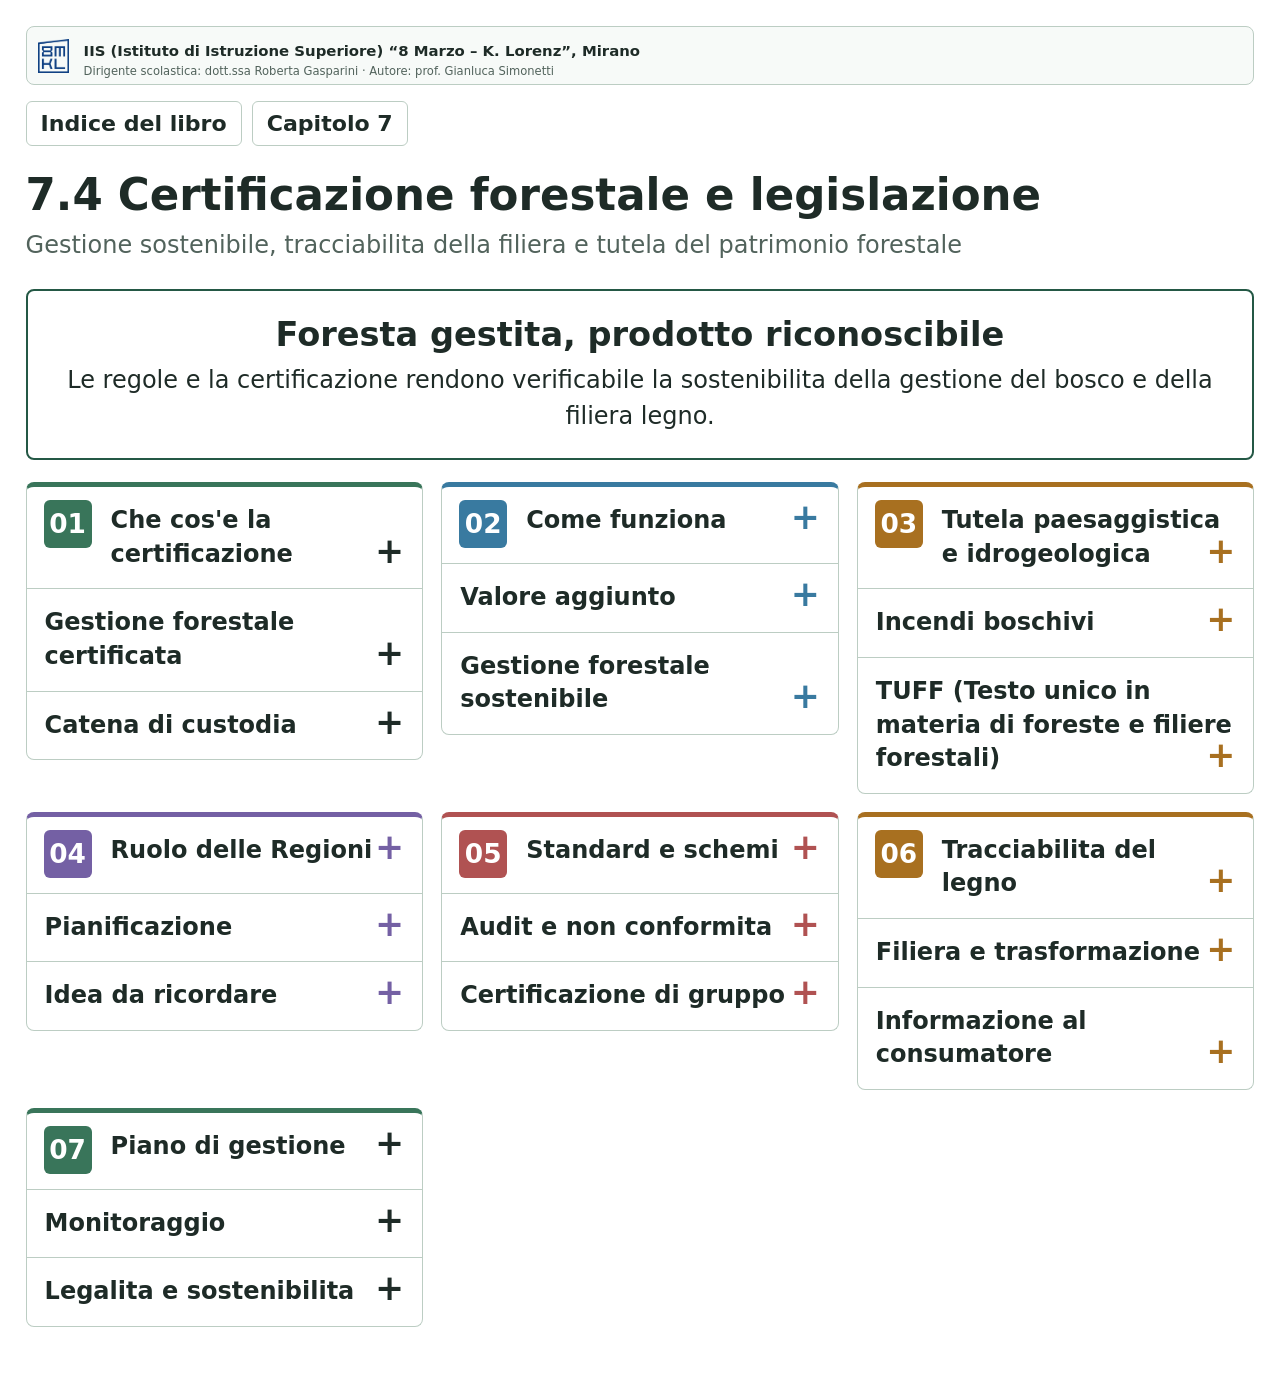
<file: capitolo-07/07_04_certificazione_forestale_e_legislazione.html>
<!doctype html>
<html lang="it">
<head>
<meta charset="utf-8">
<meta name="viewport" content="width=device-width,initial-scale=1">
<title>7.4 Certificazione forestale e legislazione</title>
<link rel="stylesheet" href="stile_mappe_capitolo_7.css">
<style>.institutional{display:grid;grid-template-columns:38px minmax(0,1fr);align-items:center;gap:9px;margin-bottom:16px;padding:6px 10px;border:1px solid var(--line);border-radius:8px;background:#f7faf8;color:var(--muted);line-height:1.25}.institutional img{width:34px;height:34px;object-fit:contain}.institutional b{color:var(--text);font-size:.62rem}.institutional small{display:block;margin-top:1px;font-size:.48rem}</style>
</head>
<body>
<main>
<div class="institutional"><img src="../assets/logo_scuola_8mkl.png" alt="Logo dell'Istituto 8 Marzo – K. Lorenz"><span><b>IIS (Istituto di Istruzione Superiore) “8 Marzo – K. Lorenz”, Mirano</b><small>Dirigente scolastica: dott.ssa Roberta Gasparini · Autore: prof. Gianluca Simonetti</small></span></div>
<nav class="site-nav" aria-label="Navigazione">
<a href="../index.html">Indice del libro</a>
<a href="indice_capitolo_07.html">Capitolo 7</a>
</nav>
<header>
<h1>7.4 Certificazione forestale e legislazione</h1>
<p>Gestione sostenibile, tracciabilita della filiera e tutela del patrimonio forestale</p>
</header>
<section class="root">
<strong>Foresta gestita, prodotto riconoscibile</strong>
<span>Le regole e la certificazione rendono verificabile la sostenibilita della gestione del bosco e della filiera legno.</span>
</section>
<section class="grid">
<article class="branch">
<details>
<summary>Che cos'e la certificazione</summary>
<p>Una terza parte indipendente verifica che un sistema, prodotto o servizio rispetti standard definiti. Nella filiera foresta-legno diventa uno strumento volontario di mercato e di garanzia.</p>
</details>
<details>
<summary>Gestione forestale certificata</summary>
<p>Valuta il percorso dalla pianificazione alle utilizzazioni e all'esbosco. Attesta che il bosco e gestito secondo principi ambientali, sociali ed economici riconosciuti.</p>
</details>
<details>
<summary>Catena di custodia</summary>
<p>Segue origine, impiego e trasformazioni del materiale legnoso. Il logo sul prodotto ha senso solo se tutti gli operatori della filiera mantengono la tracciabilita del legno certificato.</p>
</details>
</article>
<article class="branch">
<details>
<summary>Come funziona</summary>
<ul>
<li>
<strong>Forme:</strong> aziendale, di gruppo o regionale.</li>
<li>
<strong>Organismo certificatore:</strong> effettua ispezioni sul posto e controlla documenti.</li>
<li>
<strong>Durata:</strong> il certificato e soggetto a verifiche periodiche per confermare il rispetto degli standard.</li>
</ul>
</details>
<details>
<summary>Valore aggiunto</summary>
<p>La certificazione non sostituisce le leggi e non e obbligatoria: rende pero visibile l'impegno verso la gestione responsabile e puo facilitare commercio, fiducia e redditivita dei prodotti.</p>
</details>
<details>
<summary>Gestione forestale sostenibile</summary>
<p>Considera il bosco come risorsa produttiva, ecologica, paesaggistica e di servizi: biodiversita, clima, acque, difesa idrogeologica, energia rinnovabile e lavoro locale.</p>
</details>
</article>
<article class="branch">
<details>
<summary>Tutela paesaggistica e idrogeologica</summary>
<p>I boschi sono beni paesaggistici tutelati. Il vincolo idrogeologico limita usi che possano aggravare erosione e instabilita; trasformazioni e opere richiedono regole o autorizzazioni specifiche.</p>
</details>
<details>
<summary>Incendi boschivi</summary>
<p>La normativa organizza previsione, prevenzione e lotta attiva. Le aree percorse dal fuoco sono censite e soggette a vincoli per evitare cambi di destinazione d'uso e speculazioni.</p>
</details>
<details>
<summary>TUFF (Testo unico in materia di foreste e filiere forestali)</summary>
<p>Il Testo Unico in materia di Foreste e Filiere forestali coordina gli indirizzi nazionali, promuove protezione e produzione del patrimonio forestale e valorizza le filiere locali.</p>
</details>
</article>
<article class="branch">
<details>
<summary>Ruolo delle Regioni</summary>
<p>Le Regioni disciplinano pianificazione, vincolo idrogeologico, tagli, viabilita, vivaismo, prodotti non legnosi e tutela di flora, fauna e alberi monumentali, adattando le norme ai territori.</p>
</details>
<details>
<summary>Pianificazione</summary>
<p>Il sistema collega programmazione regionale pluriennale, programmi annuali e piani locali o aziendali di gestione. Conoscere e monitorare le superfici forestali e la base per decidere bene.</p>
</details>
<details>
<summary>Idea da ricordare</summary>
<p>La legge protegge il bosco; la certificazione dimostra, con controlli verificabili, che una gestione e una filiera stanno rispettando quella responsabilita.</p>
</details>
</article>
<article class="branch">
<details>
<summary>Standard e schemi</summary>
<p>Gli schemi di certificazione traducono la gestione sostenibile in criteri verificabili. Requisiti, indicatori e registrazioni permettono di confrontare ciò che viene dichiarato con ciò che avviene nel bosco.</p>
</details>
<details>
<summary>Audit e non conformita</summary>
<p>L'organismo certificatore controlla documenti e lavori in campo. Se trova scostamenti richiede azioni correttive; le verifiche periodiche servono a mantenere credibile il certificato.</p>
</details>
<details>
<summary>Certificazione di gruppo</summary>
<p>Piccoli proprietari possono condividere organizzazione e costi attraverso un gruppo. Ogni aderente rispetta regole comuni, mentre il coordinamento assicura controlli e tracciabilita.</p>
</details>
</article>
<article class="branch">
<details>
<summary>Tracciabilita del legno</summary>
<p>Il materiale certificato deve essere identificato dall'origine al prodotto finito. Separazione fisica, registri o sistemi percentuali impediscono di attribuire impropriamente il marchio.</p>
</details>
<details>
<summary>Filiera e trasformazione</summary>
<p>Segherie, commercianti e industrie devono documentare acquisti, lavorazioni e vendite. La certificazione del bosco da sola non basta a certificare automaticamente il prodotto.</p>
</details>
<details>
<summary>Informazione al consumatore</summary>
<p>Marchio ed etichetta comunicano un'origine controllata, ma non sostituiscono la valutazione della qualita tecnica. Servono soprattutto a rendere riconoscibile una filiera responsabile.</p>
</details>
</article>
<article class="branch">
<details>
<summary>Piano di gestione</summary>
<p>Descrive popolamenti, obiettivi, interventi, tempi e limiti di prelievo. Collega conoscenza del bosco, decisioni selvicolturali e continuita delle funzioni ecologiche e produttive.</p>
</details>
<details>
<summary>Monitoraggio</summary>
<p>Rinnovazione, biodiversita, danni, prelievi e stato del suolo vanno controllati nel tempo. I risultati permettono di correggere la gestione prima che gli effetti negativi diventino difficili da recuperare.</p>
</details>
<details>
<summary>Legalita e sostenibilita</summary>
<p>La conformita alle leggi è il livello minimo. La certificazione aggiunge impegni volontari, controllo indipendente e miglioramento continuo della gestione e della filiera.</p>
</details>
</article>
</section>
</main>
<script src="../lettura_testo.js?v=20261015a"></script>
</body>
</html>
</file>
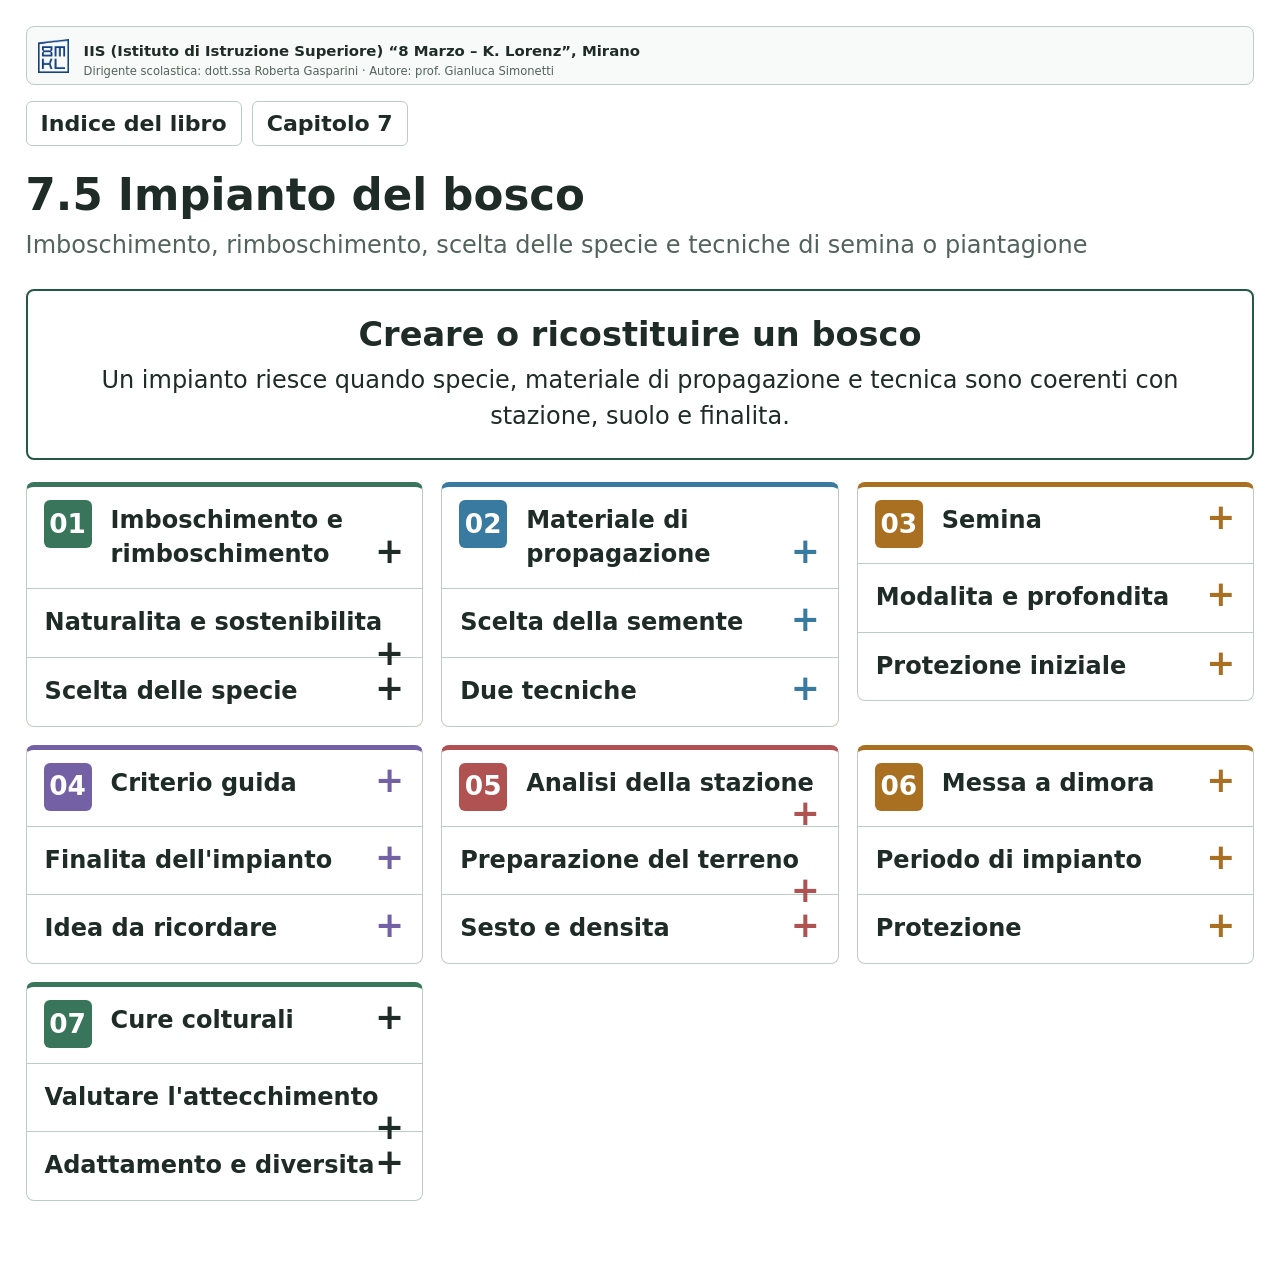
<file: capitolo-07/07_05_impianto_del_bosco.html>
<!doctype html>
<html lang="it">
<head>
<meta charset="utf-8">
<meta name="viewport" content="width=device-width,initial-scale=1">
<title>7.5 Impianto del bosco</title>
<link rel="stylesheet" href="stile_mappe_capitolo_7.css">
<style>.institutional{display:grid;grid-template-columns:38px minmax(0,1fr);align-items:center;gap:9px;margin-bottom:16px;padding:6px 10px;border:1px solid var(--line);border-radius:8px;background:#f7faf8;color:var(--muted);line-height:1.25}.institutional img{width:34px;height:34px;object-fit:contain}.institutional b{color:var(--text);font-size:.62rem}.institutional small{display:block;margin-top:1px;font-size:.48rem}</style>
</head>
<body>
<main>
<div class="institutional"><img src="../assets/logo_scuola_8mkl.png" alt="Logo dell'Istituto 8 Marzo – K. Lorenz"><span><b>IIS (Istituto di Istruzione Superiore) “8 Marzo – K. Lorenz”, Mirano</b><small>Dirigente scolastica: dott.ssa Roberta Gasparini · Autore: prof. Gianluca Simonetti</small></span></div>
<nav class="site-nav" aria-label="Navigazione">
<a href="../index.html">Indice del libro</a>
<a href="indice_capitolo_07.html">Capitolo 7</a>
</nav>
<header>
<h1>7.5 Impianto del bosco</h1>
<p>Imboschimento, rimboschimento, scelta delle specie e tecniche di semina o piantagione</p>
</header>
<section class="root">
<strong>Creare o ricostituire un bosco</strong>
<span>Un impianto riesce quando specie, materiale di propagazione e tecnica sono coerenti con stazione, suolo e finalita.</span>
</section>
<section class="grid">
<article class="branch">
<details>
<summary>Imboschimento e rimboschimento</summary>
<ul>
<li>
<strong>Imboschimento:</strong> creazione ex novo di un bosco in una zona che ne era priva.</li>
<li>
<strong>Rimboschimento:</strong> ricostituzione o miglioramento di una copertura forestale compromessa.</li>
<li>
<strong>Rinnovazione:</strong> nascita di nuove piante in un terreno gia boscato dopo tagli o calamita; non cambia la destinazione d'uso del suolo.</li>
</ul>
</details>
<details>
<summary>Naturalita e sostenibilita</summary>
<p>Il rimboschimento puo essere artificiale oppure naturale, quando i semi arrivano spontaneamente da vento, animali o piante vicine. L'obiettivo e ristabilire una copertura stabile e adatta al luogo.</p>
</details>
<details>
<summary>Scelta delle specie</summary>
<p>Un bosco monofitico usa una specie; un polifitico ne associa piu di una. Le specie devono essere compatibili per esigenze di luce, suolo e crescita, evitando competizione dannosa.</p>
</details>
</article>
<article class="branch">
<details>
<summary>Materiale di propagazione</summary>
<p>Semi, piantine e altre parti di pianta devono avere origine conosciuta e idonea. La provenienza locale e utile per evitare l'introduzione di genotipi poco adatti e per conservare l'adattamento al territorio.</p>
</details>
<details>
<summary>Scelta della semente</summary>
<p>I semi vanno raccolti da piante sane, ben conformate e in buona condizione vegetativa. La raccolta avviene a maturazione, prima della disseminazione naturale, salvo il caso di semi grossi caduti a terra.</p>
</details>
<details>
<summary>Due tecniche</summary>
<ul>
<li>
<strong>Semina diretta:</strong> meno materiale vegetale da gestire, ma con maggiori incertezze e costi del seme.</li>
<li>
<strong>Piantagione:</strong> oggi molto diffusa; permette di collocare giovani piante gia formate e controllarne meglio l'avvio.</li>
</ul>
</details>
</article>
<article class="branch">
<details>
<summary>Semina</summary>
<p>Si esegue in primavera quando si vuole ridurre il tempo di permanenza del seme prima della germinazione, oppure in autunno per semi poco conservabili o con germinazione lenta.</p>
</details>
<details>
<summary>Modalita e profondita</summary>
<p>Puo essere a spaglio, in buche, solchi, piazzole, strisce o gradoni. La profondita dipende dalla dimensione del seme: in generale deve essere sufficiente a proteggerlo ma non tanto profonda da ostacolare l'emergenza.</p>
</details>
<details>
<summary>Protezione iniziale</summary>
<p>Trattamenti e protezioni possono favorire germinazione e difendere semi e plantule da funghi, parassiti e roditori. La cura dei primi anni condiziona l'intero sviluppo successivo.</p>
</details>
</article>
<article class="branch">
<details>
<summary>Criterio guida</summary>
<p>Non si sceglie prima la tecnica e poi il luogo: si parte dalla stazione. Suolo, clima, acqua, pendenza, vegetazione esistente e finalita definiscono specie, densita, sesto e interventi.</p>
</details>
<details>
<summary>Finalita dell'impianto</summary>
<p>Un nuovo bosco puo avere funzione protettiva, paesaggistica, ecologica o produttiva. In ogni caso deve aumentare stabilita e servizi ecosistemici senza imporre specie estranee al contesto.</p>
</details>
<details>
<summary>Idea da ricordare</summary>
<p>Impiantare un bosco non significa solo mettere alberi a dimora: significa progettare nel lungo periodo un ecosistema capace di crescere, rinnovarsi e svolgere le sue funzioni.</p>
</details>
</article>
<article class="branch">
<details>
<summary>Analisi della stazione</summary>
<p>Clima, quota, esposizione, pendenza, suolo e disponibilita idrica definiscono ciò che può crescere. L'analisi evita di scegliere specie produttive ma inadatte al luogo.</p>
</details>
<details>
<summary>Preparazione del terreno</summary>
<p>Si interviene solo quanto serve per ridurre compattazione, competizione erbacea e ristagno. Lavorazioni eccessive espongono il terreno a erosione e perdita di sostanza organica.</p>
</details>
<details>
<summary>Sesto e densita</summary>
<p>Distanze e disposizione dipendono da specie, obiettivo e cure future. Densita elevate favoriscono selezione e forma del fusto, ma richiedono diradamenti tempestivi.</p>
</details>
</article>
<article class="branch">
<details>
<summary>Messa a dimora</summary>
<p>Radici integre, colletto alla quota corretta e terreno ben aderente favoriscono l'attecchimento. La buca deve accogliere le radici senza piegarle o comprimerle.</p>
</details>
<details>
<summary>Periodo di impianto</summary>
<p>Si opera durante il riposo vegetativo, evitando gelo, suolo saturo e siccita. La scelta fra autunno e primavera dipende da clima, specie e capacita del terreno di trattenere acqua.</p>
</details>
<details>
<summary>Protezione</summary>
<p>Ripari individuali, recinzioni o pacciamatura limitano danni da fauna e competizione. Le protezioni devono essere controllate per non deformare o strozzare le giovani piante.</p>
</details>
</article>
<article class="branch">
<details>
<summary>Cure colturali</summary>
<p>Risarcimenti delle fallanze, controllo della vegetazione concorrente e potature di formazione accompagnano l'impianto nei primi anni. Interventi precoci costano meno e orientano la struttura futura.</p>
</details>
<details>
<summary>Valutare l'attecchimento</summary>
<p>Sopravvivenza, crescita, stabilita e stato sanitario mostrano se specie e tecnica erano corrette. Le fallanze vanno lette per zona e causa, non solo contate.</p>
</details>
<details>
<summary>Adattamento e diversita</summary>
<p>Mescolare specie e provenienze adatte può aumentare resilienza a siccita, patogeni e disturbi. La diversita deve però essere coerente con la vegetazione potenziale della stazione.</p>
</details>
</article>
</section>
</main>
<script src="../lettura_testo.js?v=20261015a"></script>
</body>
</html>
</file>
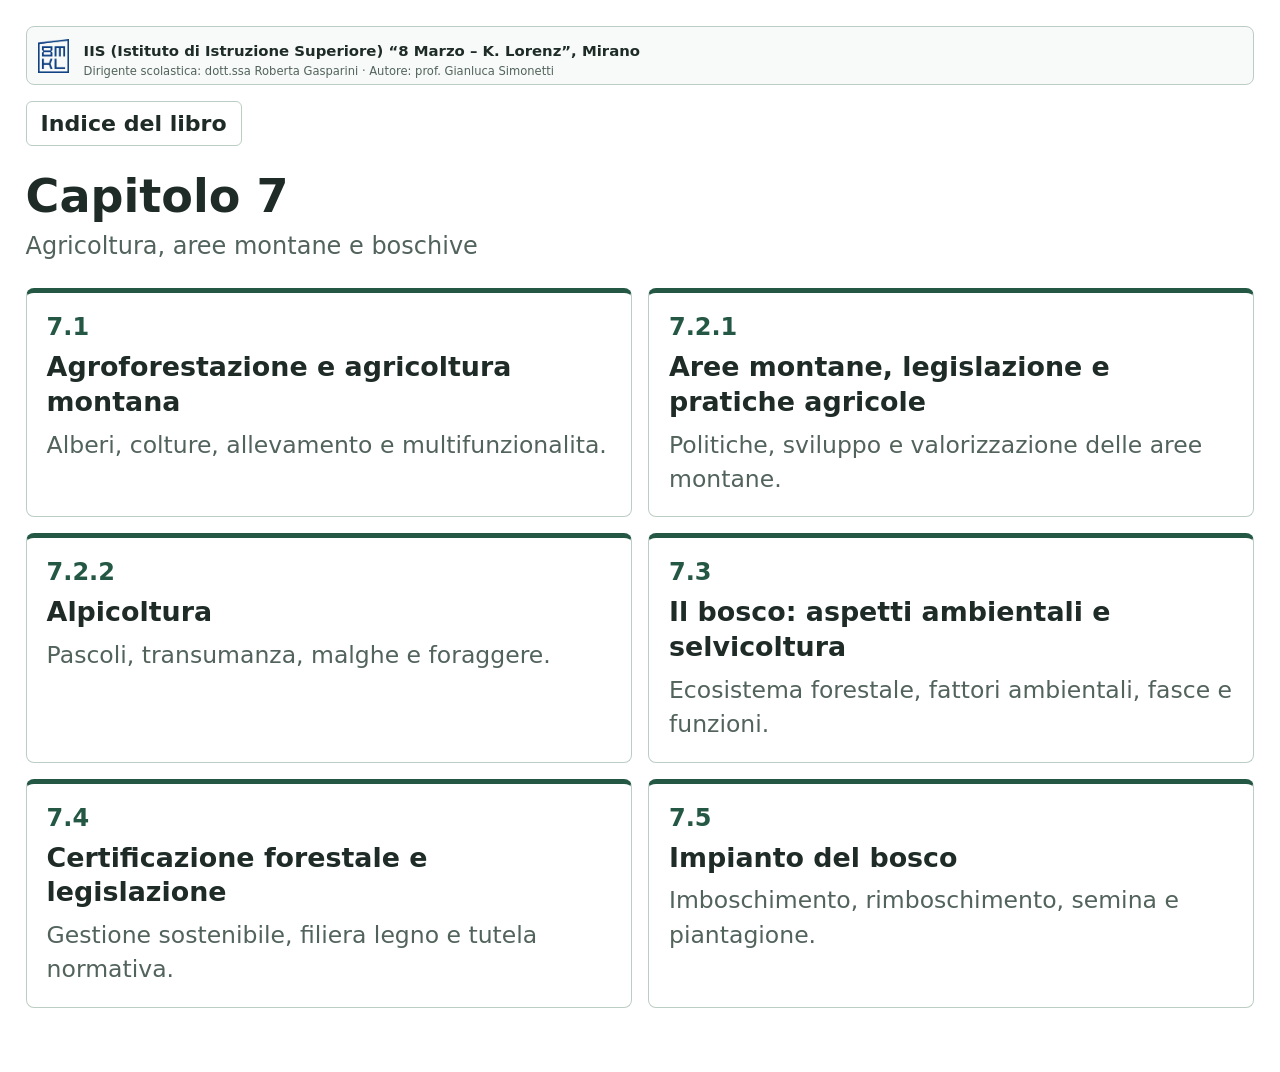
<file: capitolo-07/indice_capitolo_07.html>
<!doctype html>
<html lang="it">
<head>
  <meta charset="utf-8">
  <meta name="viewport" content="width=device-width, initial-scale=1">
  <title>Capitolo 7 - Mappe concettuali</title>
  <style>
    :root{color-scheme:light;--bg:#ffffff;--surface:#ffffff;--soft:#ffffff;--text:#1e2b27;--muted:#52635c;--line:#bccdc3;--accent:#245845;font-family:Inter,system-ui,sans-serif;font-size:24px}*{box-sizing:border-box}body{margin:0;background:var(--bg);color:var(--text)}main{width:calc(100% - clamp(32px,4vw,96px));margin:auto;padding:26px 0 64px}h1{margin:0;font-size:clamp(1.9rem,3.6vw,2.7rem);line-height:1.15}header p{margin:9px 0 28px;color:var(--muted);font-size:1rem}.site-nav{display:flex;flex-wrap:wrap;gap:10px;margin:0 0 24px}.site-nav a{display:inline-flex;align-items:center;min-height:44px;padding:9px 14px;background:var(--surface);border:1px solid var(--line);border-radius:6px;color:var(--text);font-size:.92rem;font-weight:700;text-decoration:none}.site-nav a:hover{background:#f0f7f2}nav[aria-label="Mappe concettuali del capitolo 7"]{display:grid;grid-template-columns:repeat(auto-fit,minmax(min(100%,500px),1fr));gap:16px}nav[aria-label="Mappe concettuali del capitolo 7"] a{display:block;min-height:150px;padding:20px;background:var(--surface);border:1px solid var(--line);border-top:5px solid var(--accent);border-radius:8px;color:inherit;text-decoration:none}nav[aria-label="Mappe concettuali del capitolo 7"] a:hover{background:#f0f7f2}.number{display:block;color:var(--accent);font-weight:800;font-variant-numeric:tabular-nums}.title{display:block;margin-top:9px;font-size:1.12rem;font-weight:750;line-height:1.3}.detail{display:block;margin-top:8px;color:var(--muted);font-size:.98rem;line-height:1.45}@media(max-width:1000px){:root{font-size:20px}}@media(max-width:640px){:root{font-size:18px}main{width:min(100% - 24px,1160px);padding-top:18px}.site-nav a{flex:1 1 auto;justify-content:center}nav[aria-label="Mappe concettuali del capitolo 7"]{grid-template-columns:1fr}}
  </style>
  <style>.institutional{display:grid;grid-template-columns:38px minmax(0,1fr);align-items:center;gap:9px;margin-bottom:16px;padding:6px 10px;border:1px solid var(--line);border-radius:8px;background:#f7faf8;color:var(--muted);line-height:1.25}.institutional img{width:34px;height:34px;object-fit:contain}.institutional b{color:var(--text);font-size:.62rem}.institutional small{display:block;margin-top:1px;font-size:.48rem}</style>
</head>
<body>
  <main>
    <div class="institutional"><img src="../assets/logo_scuola_8mkl.png" alt="Logo dell'Istituto 8 Marzo – K. Lorenz"><span><b>IIS (Istituto di Istruzione Superiore) “8 Marzo – K. Lorenz”, Mirano</b><small>Dirigente scolastica: dott.ssa Roberta Gasparini · Autore: prof. Gianluca Simonetti</small></span></div>
    <nav class="site-nav" aria-label="Navigazione"><a href="../index.html">Indice del libro</a></nav>
    <header><h1>Capitolo 7</h1><p>Agricoltura, aree montane e boschive</p></header>
    <nav aria-label="Mappe concettuali del capitolo 7">
      <a href="07_01_agroforestazione_e_agricoltura_montana.html"><span class="number">7.1</span><span class="title">Agroforestazione e agricoltura montana</span><span class="detail">Alberi, colture, allevamento e multifunzionalita.</span></a>
      <a href="07_02_01_aree_montane_legislazione_e_pratiche_agricole.html"><span class="number">7.2.1</span><span class="title">Aree montane, legislazione e pratiche agricole</span><span class="detail">Politiche, sviluppo e valorizzazione delle aree montane.</span></a>
      <a href="07_02_02_alpicoltura.html"><span class="number">7.2.2</span><span class="title">Alpicoltura</span><span class="detail">Pascoli, transumanza, malghe e foraggere.</span></a>
      <a href="07_03_il_bosco_aspetti_ambientali_e_selvicoltura.html"><span class="number">7.3</span><span class="title">Il bosco: aspetti ambientali e selvicoltura</span><span class="detail">Ecosistema forestale, fattori ambientali, fasce e funzioni.</span></a>
      <a href="07_04_certificazione_forestale_e_legislazione.html"><span class="number">7.4</span><span class="title">Certificazione forestale e legislazione</span><span class="detail">Gestione sostenibile, filiera legno e tutela normativa.</span></a>
      <a href="07_05_impianto_del_bosco.html"><span class="number">7.5</span><span class="title">Impianto del bosco</span><span class="detail">Imboschimento, rimboschimento, semina e piantagione.</span></a>
    </nav>
  </main>
<script src="../lettura_testo.js?v=20261015a"></script>
</body>
</html>
</file>
<file: capitolo-07/stile_mappe_capitolo_7.css>
:root{color-scheme:light;--bg:#ffffff;--surface:#ffffff;--soft:#ffffff;--text:#1e2b27;--muted:#52635c;--line:#bccdc3;--root:#ffffff;--roottext:#1e2b27;font-family:Inter,system-ui,sans-serif;font-size:24px}*{box-sizing:border-box}body{margin:0;background:var(--bg);color:var(--text)}main{width:calc(100% - clamp(32px,4vw,96px));margin:auto;padding:26px 0 64px}.site-nav{display:flex;flex-wrap:wrap;gap:10px;margin:0 0 24px}.site-nav a{min-height:44px;display:inline-flex;align-items:center;padding:9px 14px;border:1px solid var(--line);border-radius:6px;background:var(--surface);color:var(--text);font-size:.92rem;font-weight:700;text-decoration:none}.site-nav a:hover{background:#f0f7f2}h1{margin:0;font-size:clamp(1.7rem,3.4vw,2.5rem);line-height:1.15}header p{color:var(--muted);margin:8px 0 26px;font-size:1rem;line-height:1.45}.root{background:var(--root);color:var(--roottext);text-align:center;padding:24px;border:2px solid #245845;border-radius:8px;margin-bottom:22px}.root strong{font-size:1.4rem;display:block}.root span{display:block;margin-top:8px;line-height:1.5}.grid{counter-reset:section;display:grid;grid-template-columns:repeat(3,minmax(0,1fr));gap:18px;align-items:start}.branch{position:relative;background:var(--surface);border:1px solid var(--line);border-top:5px solid var(--accent,#39755a);border-radius:8px;overflow:hidden}.branch:nth-child(2n){--accent:#397aa0}.branch:nth-child(3n){--accent:#a87020}.branch:nth-child(4n){--accent:#7460a4}.branch:nth-child(5n){--accent:#b05252}details{border-bottom:1px solid var(--line)}details:last-child{border:0}summary{padding:17px 18px;cursor:pointer;font-weight:750;line-height:1.4;list-style:none}summary::-webkit-details-marker{display:none}summary::after{content:'+';float:right;color:var(--accent);font-size:1.45rem;line-height:.8}details[open]>summary::after{content:'-'}details p,details li{color:var(--muted);line-height:1.55;font-size:1rem}details>p,details>ul{margin:0;padding:0 18px 18px}details ul{padding-left:38px}.note{margin:22px 0 0;padding:16px 18px;background:var(--soft);border-left:4px solid var(--accent,#39755a);border-radius:0 6px 6px 0;line-height:1.5}.note strong{display:block;margin-bottom:5px}.branch::before{counter-increment:section;content:counter(section,decimal-leading-zero);position:absolute;top:13px;left:17px;z-index:1;width:48px;height:48px;display:grid;place-items:center;border-radius:6px;background:var(--accent,#39755a);color:#fff;font-size:1.1rem;font-weight:800;line-height:1;font-variant-numeric:tabular-nums}.branch>details:first-child>summary{min-height:76px;padding-left:84px}@media print{*{box-shadow:none!important}body,main,.branch,.root,.note{background:#fff!important;color:#111!important}.branch,.root,.note{border-color:#777!important}.branch::before{background:#fff!important;color:#111!important;border:1px solid #111}details p,details li{color:#222!important}details:not([open])>p,details:not([open])>ul{display:block!important}}@media(max-width:1000px){:root{font-size:20px}.grid{grid-template-columns:repeat(2,minmax(0,1fr))}}@media(max-width:700px){:root{font-size:18px}main{width:min(100% - 24px,1160px);padding-top:18px}.site-nav{gap:8px;margin-bottom:18px}.site-nav a{flex:1 1 auto;justify-content:center}.grid{grid-template-columns:1fr}}@media print{body{background:#fff}main{width:100%;padding:0}.site-nav{display:none}.branch{break-inside:avoid}}
</file>
